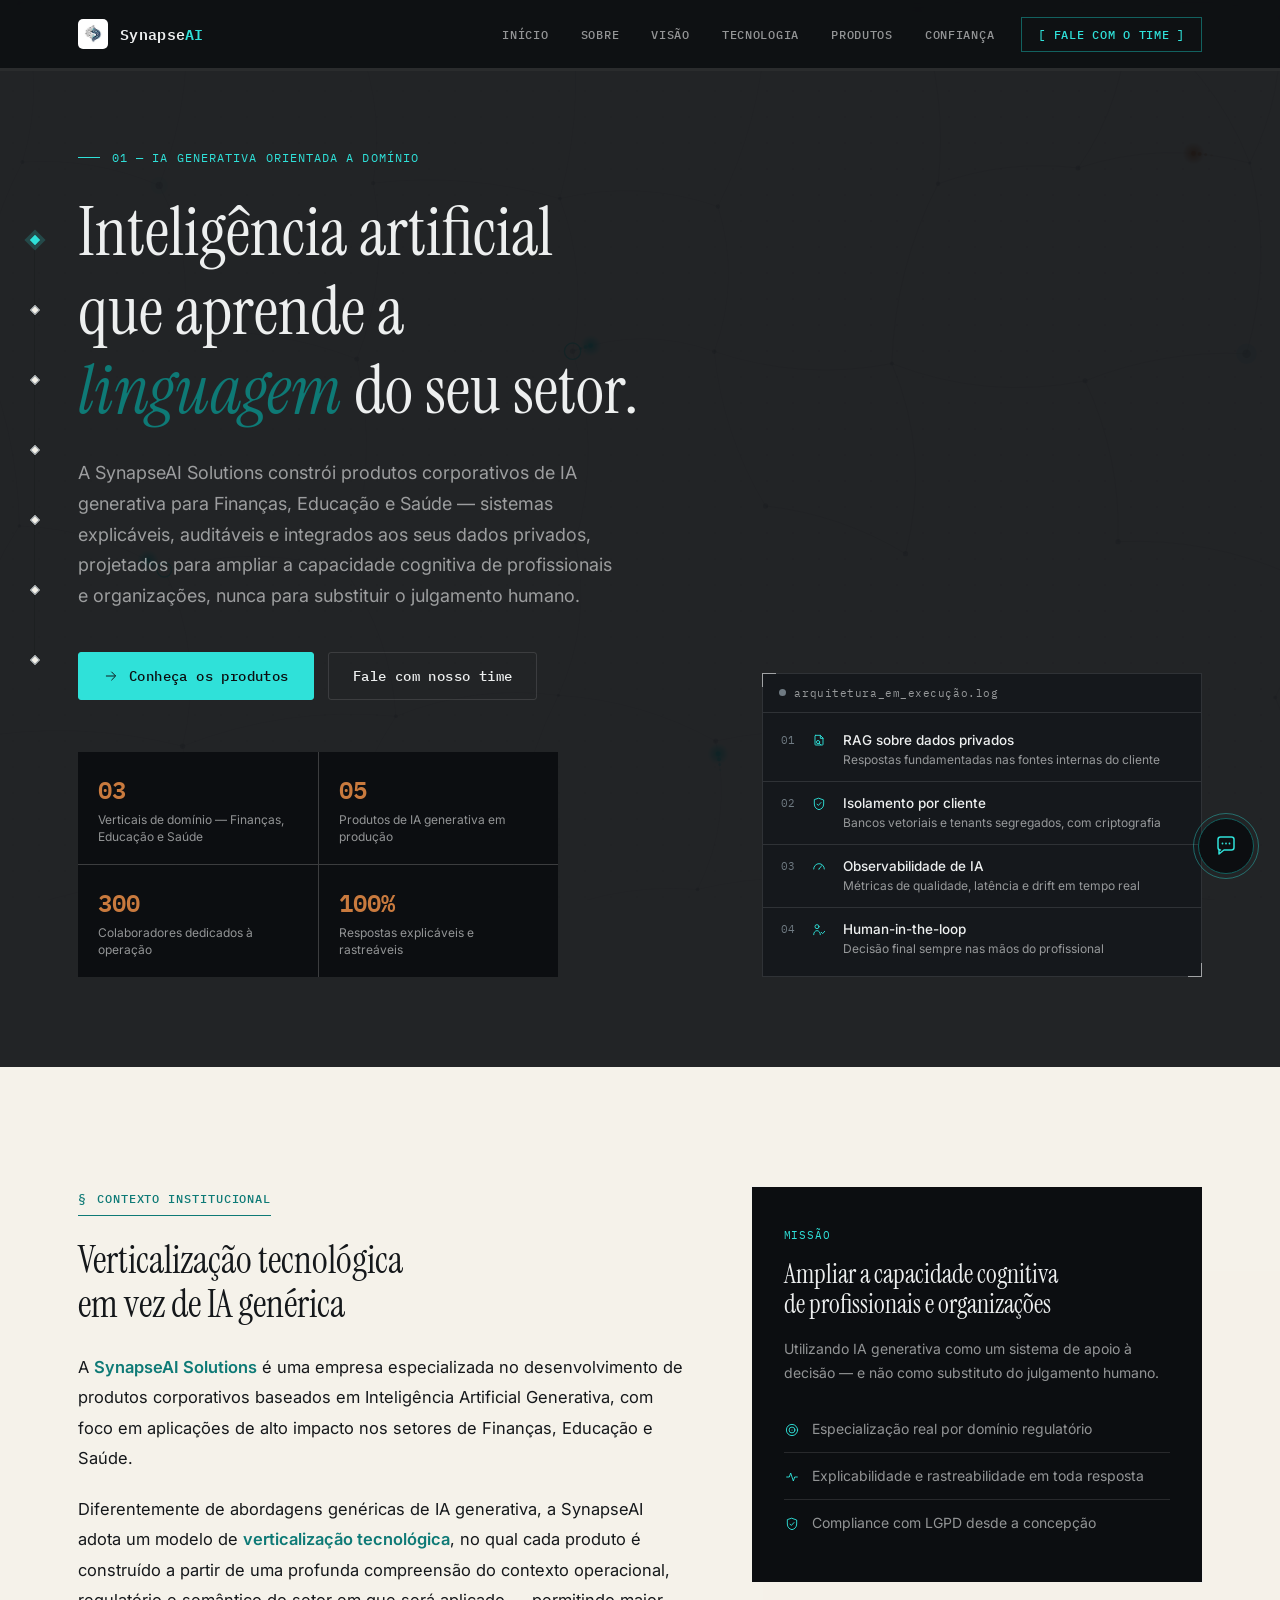
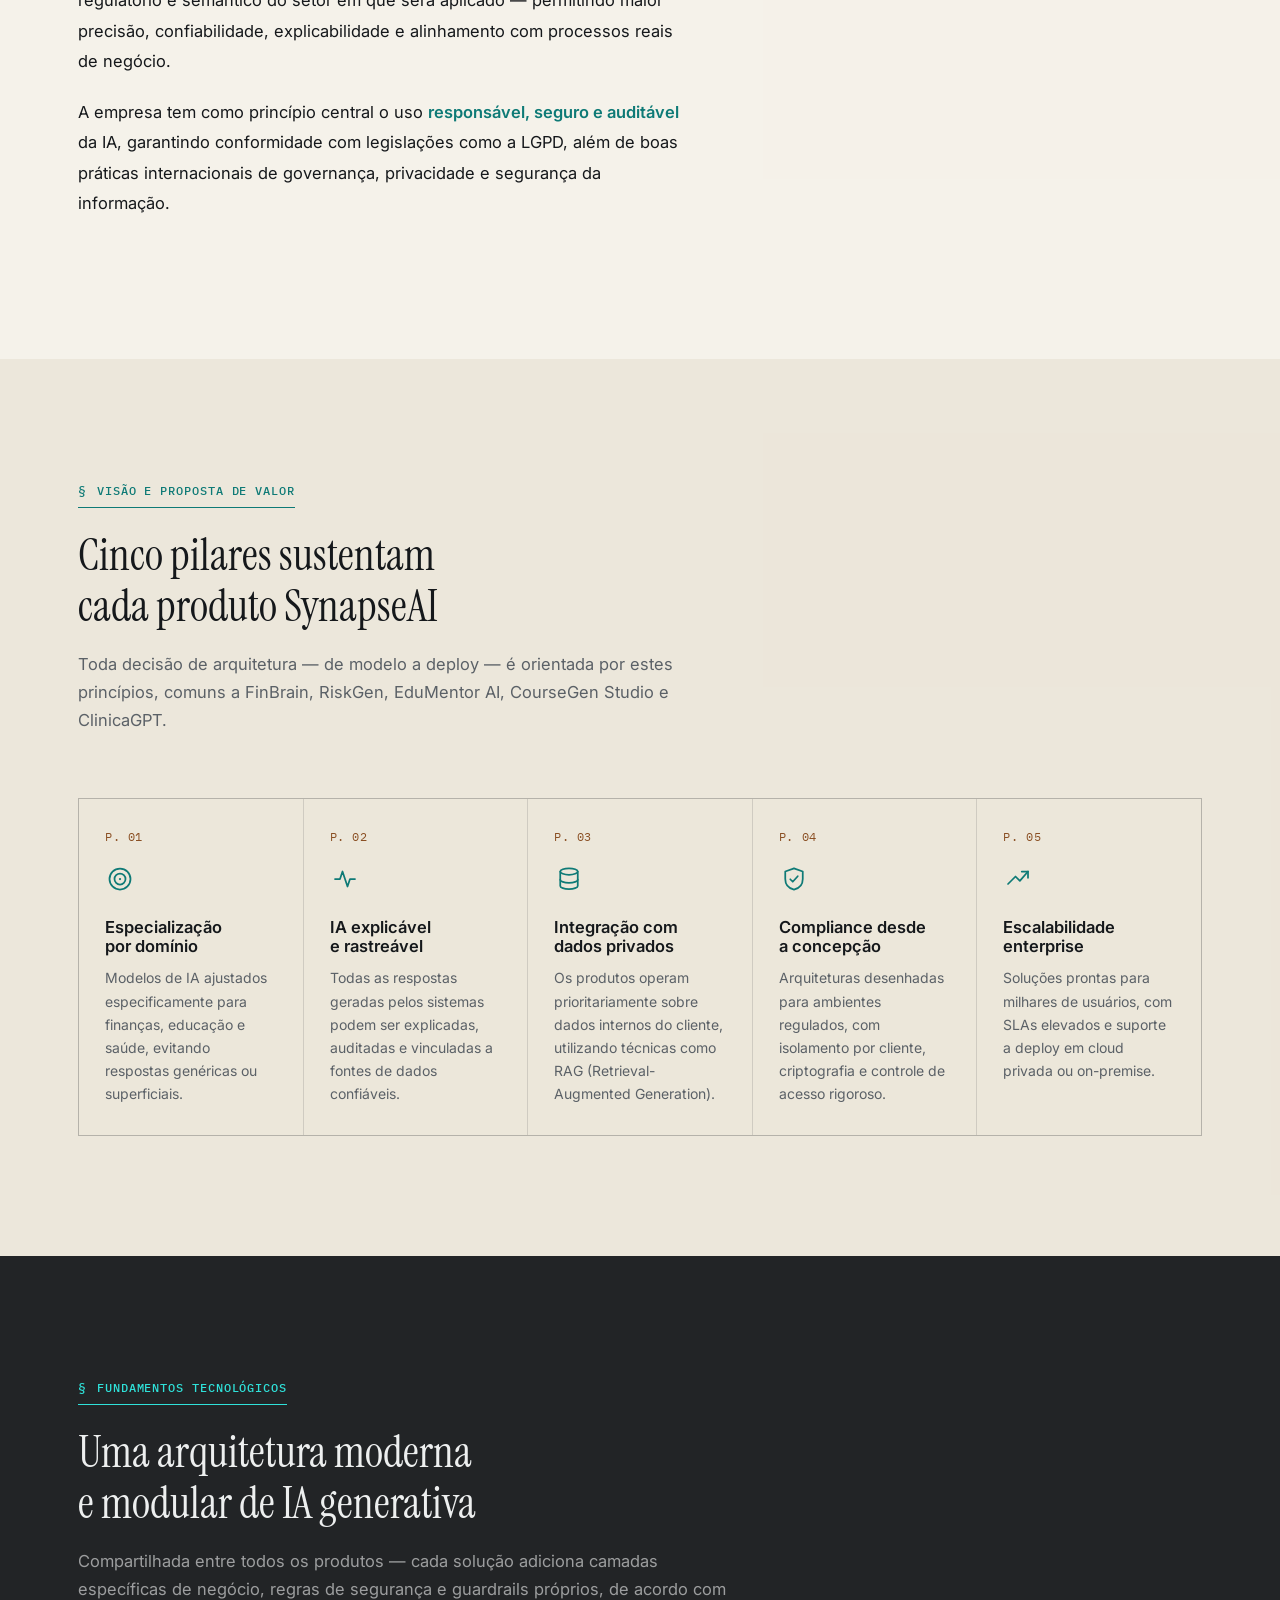
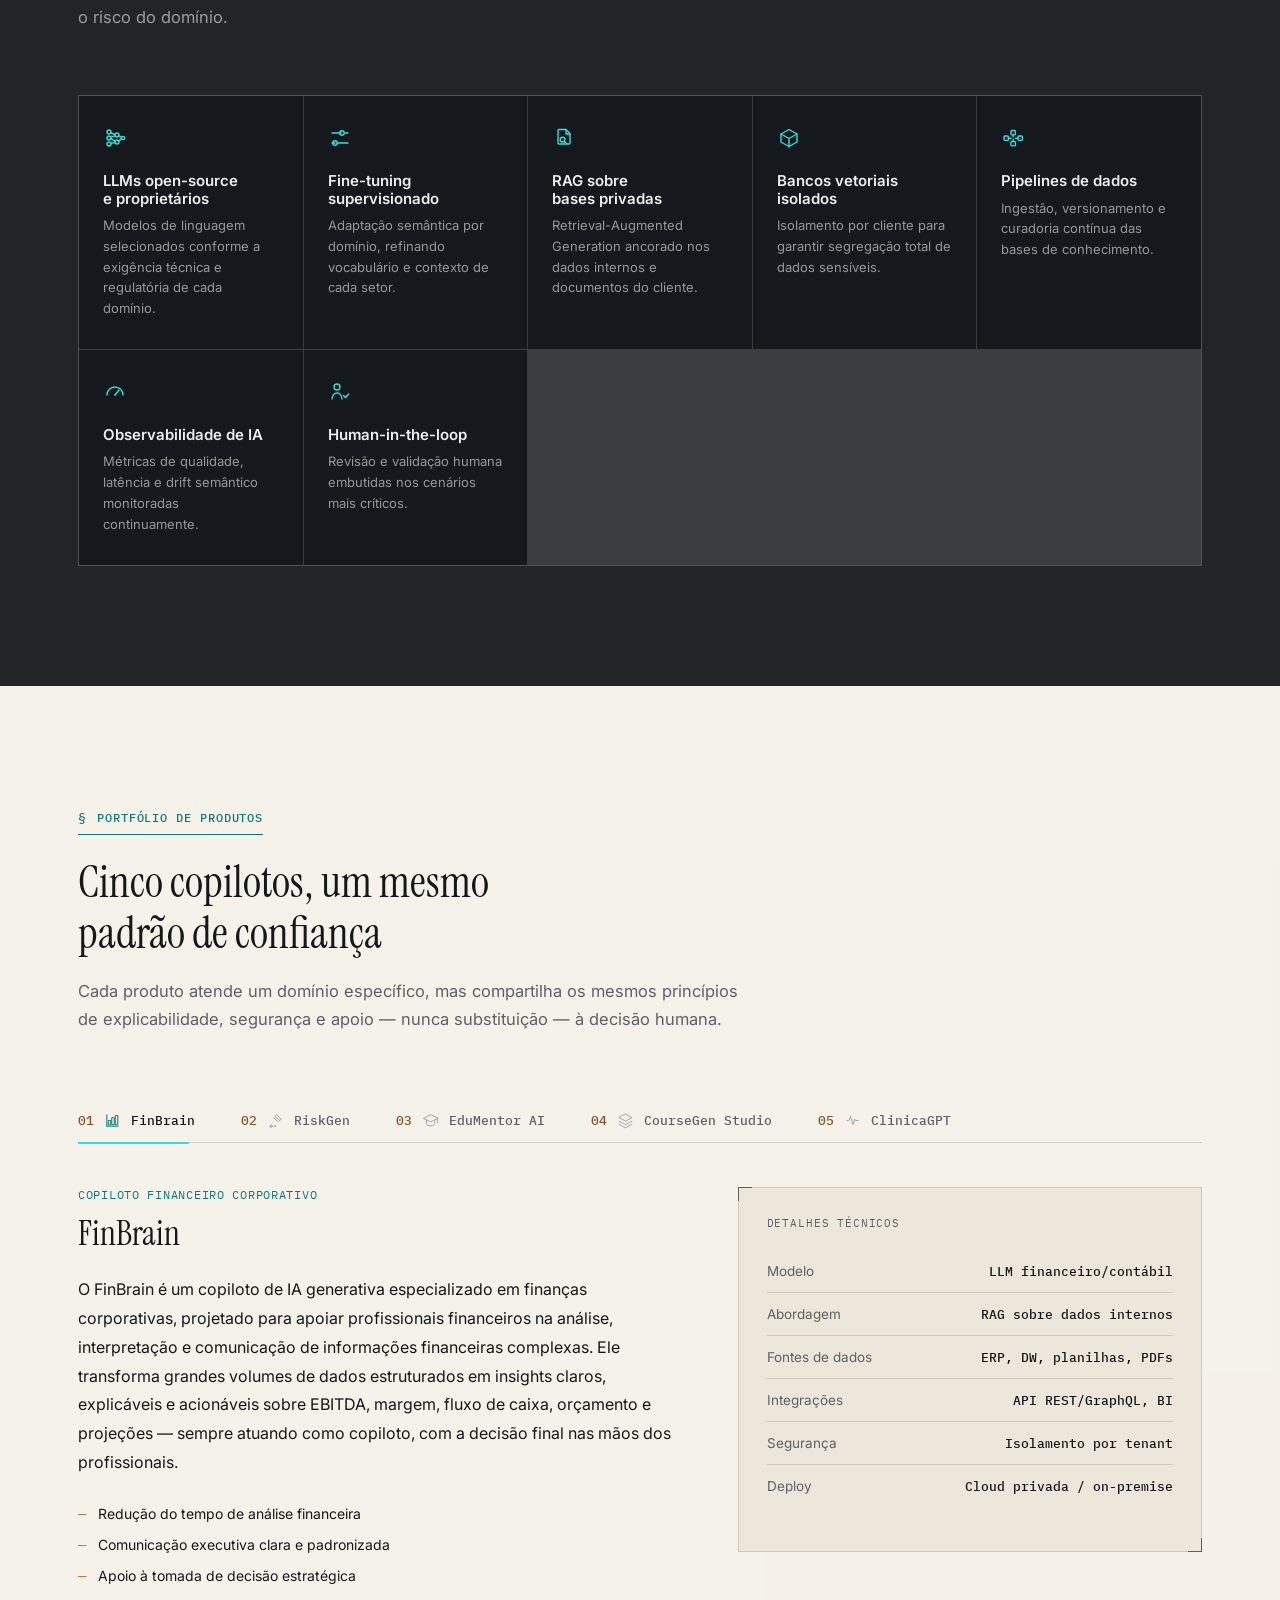
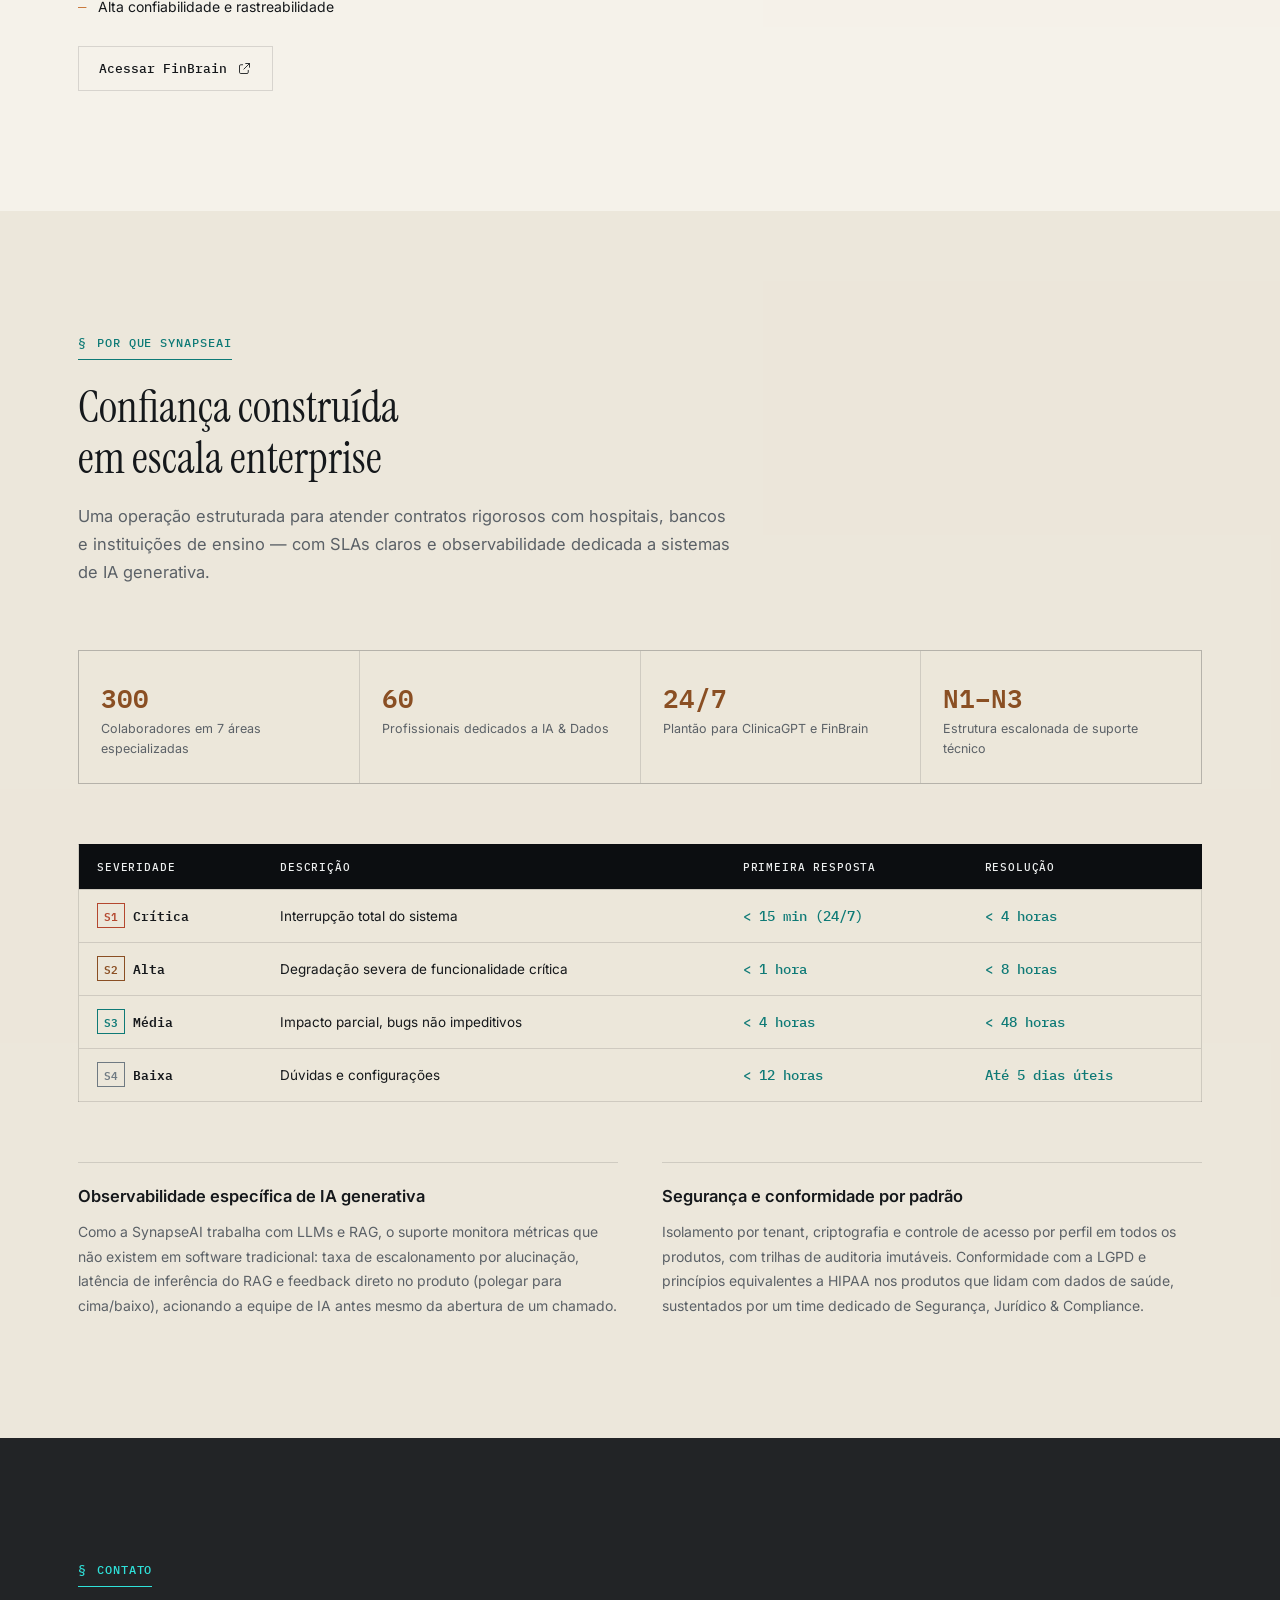
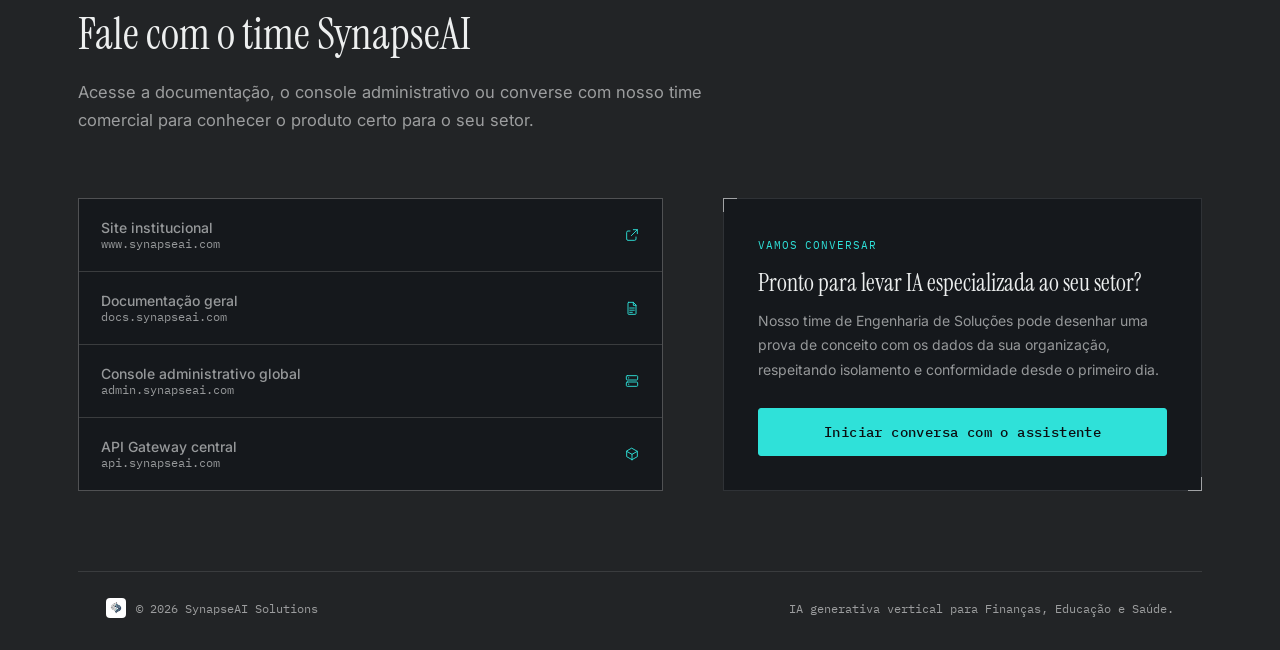
<file: index.html>
<!DOCTYPE html>
<html lang="pt-BR">
<head>
<meta charset="UTF-8">
<meta name="viewport" content="width=device-width, initial-scale=1.0">
<title>SynapseAI Solutions — IA Generativa Vertical para Finanças, Saúde e Educação</title>
<meta name="description" content="A SynapseAI Solutions constrói produtos de IA generativa orientados a domínio para Finanças, Educação e Saúde: FinBrain, RiskGen, EduMentor AI, CourseGen Studio e ClinicaGPT.">
<link rel="icon" href="[data-uri]">
<link rel="preconnect" href="https://fonts.googleapis.com">
<link rel="preconnect" href="https://fonts.gstatic.com" crossorigin>
<link href="https://fonts.googleapis.com/css2?family=Instrument+Serif:ital@0;1&family=Inter:wght@400;500;600;700&family=IBM+Plex+Mono:wght@400;500;600&display=swap" rel="stylesheet">
<style>
  :root{
    /* ---- base surfaces ---- */
    --ink:#0C0E11;
    --ink-soft:#15181C;
    --ink-raised:#1D2126;
    --ink-line:rgba(233,236,238,.12);
    --paper:#F5F2EA;
    --paper-dim:#ECE7DA;
    --paper-line:rgba(12,14,17,.13);
    --surface-dark:rgba(12,14,17,.90);
    --surface-light:rgba(245,242,234,.96);
    --surface-light-dim:rgba(236,231,218,.96);

    /* ---- accents ---- */
    --signal:#2FE1D9;
    --signal-ink:#0E7A76;
    --signal-dim:#12615F;
    --copper:#C97A3E;
    --copper-ink:#8A4F23;
    --stone:#6F7A82;
    --stone-soft:#9CA6AC;

    /* ---- text ---- */
    --text-ink:#15181B;
    --text-muted:#5B6167;
    --text-on-dark:#EDEFEF;
    --text-on-dark-muted:rgba(237,239,239,.60);

    --radius:3px;
    --radius-md:6px;
    --ease:cubic-bezier(.22,.7,.2,1);
  }

  *,*::before,*::after{box-sizing:border-box;}
  html{scroll-behavior:smooth;}
  @media (prefers-reduced-motion:reduce){
    html{scroll-behavior:auto;}
    *,*::before,*::after{animation-duration:.001ms !important;animation-iteration-count:1 !important;transition-duration:.001ms !important;scroll-behavior:auto !important;}
  }
  body{
    margin:0;
    font-family:'Inter',system-ui,sans-serif;
    color:var(--text-ink);
    background:var(--paper);
    -webkit-font-smoothing:antialiased;
    text-rendering:optimizeLegibility;
    font-synthesis:none;
    overflow-x:hidden;
  }
  h1,h2,h3,h4{
    font-family:'Instrument Serif',Georgia,serif;
    font-weight:400;
    font-stretch:100%;
    color:var(--text-ink);
    line-height:1.16;
    letter-spacing:0;
    margin:0;
    max-width:26ch;
    text-wrap:balance;
  }
  h3,h4{max-width:none;}
  em{font-style:italic;color:var(--signal-ink);}
  p{margin:0;}
  a{color:inherit;text-decoration:none;}
  ul{margin:0;padding:0;list-style:none;}
  img{max-width:100%;display:block;}
  button{font-family:inherit;cursor:pointer;background:none;border:none;color:inherit;}
  .mono{font-family:'IBM Plex Mono',monospace;}
  :focus-visible{outline:2px solid var(--signal);outline-offset:3px;}

  .wrap{max-width:1180px;margin:0 auto;padding:0 28px;position:relative;}
  section{position:relative;padding:120px 0;}
  section > .wrap{z-index:2;}

  .tag{
    display:inline-flex;align-items:center;gap:10px;
    font-family:'IBM Plex Mono',monospace;
    font-size:11.5px;letter-spacing:.08em;text-transform:uppercase;
    color:var(--signal-ink);font-weight:500;
    margin-bottom:22px;padding-bottom:8px;
    border-bottom:1px solid currentColor;
  }
  .tag::before{content:'§';font-size:13px;}
  .on-dark .tag{color:var(--signal);}

  .section-head{max-width:660px;margin-bottom:64px;}
  .section-head h2{font-size:clamp(30px,4vw,44px);}
  .section-head .lede{margin-top:18px;font-size:16.5px;line-height:1.7;color:var(--text-muted);font-family:'Inter';}
  .on-dark .section-head .lede{color:var(--text-on-dark-muted);}

  .icon{width:20px;height:20px;stroke:currentColor;fill:none;stroke-width:1.4;stroke-linecap:round;stroke-linejoin:round;flex-shrink:0;}

  /* ============ GLOBAL NEURAL FIELD (fixed background, whole site) ============ */
  #neural-field{
    position:fixed;inset:0;width:100vw;height:100vh;z-index:0;pointer-events:none;
  }
  body::before{
    content:'';position:fixed;inset:0;z-index:0;pointer-events:none;
    background-image:radial-gradient(rgba(12,14,17,.10) 1px, transparent 1px);
    background-size:26px 26px;
    opacity:.5;
  }

  /* ============ CORNER-BRACKET MOTIF ============ */
  .bracketed{position:relative;}
  .bracketed::before,.bracketed::after{
    content:'';position:absolute;width:14px;height:14px;
    border-color:var(--stone-soft);opacity:.6;transition:opacity .25s var(--ease), border-color .25s var(--ease);
  }
  .bracketed::before{top:-1px;left:-1px;border-top:1.5px solid;border-left:1.5px solid;}
  .bracketed::after{bottom:-1px;right:-1px;border-bottom:1.5px solid;border-right:1.5px solid;}
  .bracketed:hover::before,.bracketed:hover::after{opacity:1;border-color:var(--signal);}

  /* ============ NAVBAR ============ */
  header.site-nav{
    position:fixed;top:0;left:0;right:0;z-index:200;
    background:rgba(12,14,17,.86);
    backdrop-filter:blur(10px);
    border-bottom:1px solid var(--ink-line);
  }
  .nav-inner{
    max-width:1180px;margin:0 auto;padding:0 28px;
    height:68px;display:flex;align-items:center;justify-content:space-between;
  }
  .brand{display:flex;align-items:center;gap:12px;color:var(--text-on-dark);}
  .brand img{width:30px;height:30px;border-radius:5px;filter:saturate(1.05);}
  .brand-word{font-family:'IBM Plex Mono',monospace;font-weight:600;font-size:15px;letter-spacing:.02em;}
  .brand-word span{color:var(--signal);}
  nav.primary-links{display:flex;align-items:center;gap:2px;}
  nav.primary-links a{
    color:var(--text-on-dark-muted);font-family:'IBM Plex Mono',monospace;
    font-size:12px;letter-spacing:.06em;text-transform:uppercase;font-weight:500;
    padding:10px 15px;position:relative;transition:color .2s;
  }
  nav.primary-links a.nav-link::after{
    content:'';position:absolute;left:15px;right:15px;bottom:6px;height:1px;
    background:var(--signal);transform:scaleX(0);transform-origin:left;transition:transform .25s var(--ease);
  }
  nav.primary-links a.nav-link:hover{color:var(--text-on-dark);}
  nav.primary-links a.nav-link:hover::after{transform:scaleX(1);}
  .nav-cta{
    display:inline-flex;align-items:center;gap:8px;
    color:var(--signal) !important;border:1px solid var(--signal-dim);
    padding:9px 16px !important;margin-left:10px;
    transition:background .2s,color .2s;
  }
  .nav-cta:hover{background:var(--signal);color:var(--ink) !important;}
  .nav-toggle{display:none;padding:6px;color:var(--text-on-dark);}
  .nav-toggle .icon{width:24px;height:24px;}

  .mobile-progress{height:2px;width:100%;background:var(--ink-line);position:relative;overflow:hidden;}
  .mobile-progress i{position:absolute;left:0;top:0;bottom:0;width:0%;background:var(--signal);transition:width .1s linear;}

  @media (max-width:900px){
    nav.primary-links{
      position:fixed;top:69px;left:0;right:0;bottom:0;background:var(--ink);
      flex-direction:column;align-items:stretch;gap:0;padding:14px;
      transform:translateX(100%);transition:transform .35s var(--ease);overflow-y:auto;
    }
    nav.primary-links.open{transform:translateX(0);}
    nav.primary-links a{padding:18px 12px;font-size:14px;border-bottom:1px solid var(--ink-line);}
    nav.primary-links a.nav-link::after{display:none;}
    .nav-cta{margin-top:10px;justify-content:center;}
    .nav-toggle{display:inline-flex;}
  }

  /* ============ SYNAPSE INDEX RAIL (signature scroll device) ============ */
  .synapse-rail{
    position:fixed;left:34px;top:50%;transform:translateY(-50%);
    z-index:150;display:flex;flex-direction:column;align-items:center;
    height:min(50vh,420px);
  }
  .synapse-rail .track{position:relative;width:1px;flex:1;background:rgba(12,14,17,.16);}
  .synapse-rail .signal{position:absolute;top:0;left:0;width:100%;height:0%;background:var(--signal);transition:height .05s linear;}
  .synapse-rail .nodes{position:absolute;inset:0;}
  .rail-node{
    position:absolute;left:50%;transform:translate(-50%,-50%) rotate(45deg);
    width:7px;height:7px;background:var(--paper);border:1.4px solid var(--stone-soft);
    transition:background .3s,border-color .3s,box-shadow .3s;cursor:pointer;
  }
  .rail-node.active{background:var(--signal);border-color:var(--signal);box-shadow:0 0 0 4px rgba(47,225,217,.2);}
  .rail-label{
    position:absolute;left:20px;top:50%;transform:translateY(-50%);
    white-space:nowrap;font-family:'IBM Plex Mono',monospace;font-size:10.5px;letter-spacing:.05em;
    color:var(--text-muted);opacity:0;transition:opacity .2s;pointer-events:none;text-transform:uppercase;
  }
  .rail-node:hover + .rail-label,.rail-node.active + .rail-label{opacity:1;}
  @media (max-width:1240px){.synapse-rail{display:none;}}

  /* ============ HERO ============ */
  .hero{
    min-height:100svh;display:flex;align-items:center;
    padding:150px 0 90px;background:var(--surface-dark);color:var(--text-on-dark);
  }
  .hero-inner{display:grid;grid-template-columns:1.2fr .85fr;gap:64px;align-items:end;}
  .hero-kicker{
    font-family:'IBM Plex Mono',monospace;font-size:12px;letter-spacing:.09em;text-transform:uppercase;
    color:var(--signal);margin-bottom:28px;display:flex;align-items:center;gap:12px;
  }
  .hero-kicker::before{content:'';width:22px;height:1px;background:var(--signal);}
  .hero h1{font-size:clamp(38px,5.6vw,68px);color:var(--text-on-dark);font-weight:400;}
  .hero .sub{margin-top:28px;font-size:18px;line-height:1.72;color:var(--text-on-dark-muted);max-width:540px;font-family:'Inter';}
  .hero .ctas{margin-top:40px;display:flex;gap:14px;flex-wrap:wrap;}

  .btn{
    display:inline-flex;align-items:center;gap:10px;
    padding:14px 24px;border-radius:var(--radius);font-weight:500;font-size:13.5px;
    font-family:'IBM Plex Mono',monospace;letter-spacing:.03em;
    transition:background .2s var(--ease),color .2s var(--ease),border-color .2s;
    border:1px solid transparent;white-space:nowrap;
  }
  .btn-primary{background:var(--signal);color:var(--ink);border-color:var(--signal);}
  .btn-primary:hover{background:transparent;color:var(--signal);}
  .btn-ghost{background:transparent;color:var(--text-on-dark);border-color:var(--ink-line);}
  .btn-ghost:hover{border-color:var(--signal);color:var(--signal);}
  .btn-dark{background:var(--ink);color:var(--text-on-dark);border-color:var(--ink);}
  .btn-dark:hover{background:transparent;color:var(--ink);border-color:var(--ink);}

  .hero-stats{display:grid;grid-template-columns:1fr 1fr;gap:1px;margin-top:52px;max-width:480px;background:var(--ink-line);}
  .hero-stats .stat{background:var(--ink);padding:18px 20px;}
  .hero-stats .stat b{display:block;font-family:'IBM Plex Mono',monospace;font-size:24px;color:var(--copper);font-weight:600;}
  .hero-stats .stat span{font-size:12px;color:var(--text-on-dark-muted);line-height:1.4;display:block;margin-top:4px;}

  .hero-console{
    background:var(--ink-soft);border:1px solid var(--ink-line);padding:0;
  }
  .console-head{
    display:flex;align-items:center;gap:8px;padding:12px 16px;border-bottom:1px solid var(--ink-line);
    font-family:'IBM Plex Mono',monospace;font-size:11px;color:var(--text-on-dark-muted);letter-spacing:.05em;
  }
  .console-head i{width:7px;height:7px;border-radius:50%;background:var(--stone);}
  .console-body{padding:6px 0;}
  .console-line{
    display:flex;gap:16px;padding:13px 18px;border-bottom:1px solid var(--ink-line);
  }
  .console-line:last-child{border-bottom:0;}
  .console-line .ln{font-family:'IBM Plex Mono',monospace;font-size:11px;color:var(--stone);flex-shrink:0;padding-top:1px;}
  .console-line .icon{color:var(--signal);width:16px;height:16px;margin-top:1px;}
  .console-line b{display:block;color:var(--text-on-dark);font-size:13.5px;font-weight:500;}
  .console-line span{font-size:12px;color:var(--text-on-dark-muted);font-family:'Inter';}

  @media (max-width:940px){
    .hero-inner{grid-template-columns:1fr;align-items:start;}
    .hero{padding-top:120px;}
  }

  /* ============ SOBRE ============ */
  #sobre{background:var(--surface-light);}
  .about-grid{display:grid;grid-template-columns:1.15fr .85fr;gap:64px;align-items:start;}
  .about-grid p{font-size:16.5px;line-height:1.85;color:var(--text-ink);margin-bottom:20px;font-family:'Inter';}
  .about-grid p strong{font-weight:600;color:var(--signal-ink);}
  .about-side{background:var(--ink);color:var(--text-on-dark);padding:36px 32px;position:relative;}
  .about-side .mono{font-size:11px;letter-spacing:.08em;text-transform:uppercase;color:var(--signal);}
  .about-side h3{color:var(--text-on-dark);font-size:26px;margin:16px 0 18px;font-weight:400;}
  .about-side ul li{display:flex;gap:12px;padding:14px 0;border-top:1px solid var(--ink-line);font-size:14px;color:var(--text-on-dark-muted);align-items:flex-start;}
  .about-side ul li:first-child{border-top:0;}
  .about-side ul li .icon{color:var(--signal);margin-top:2px;width:16px;height:16px;}
  @media (max-width:900px){.about-grid{grid-template-columns:1fr;gap:40px;}}

  /* ============ PILARES ============ */
  #visao{background:var(--surface-light-dim);}
  .pillars{display:grid;grid-template-columns:repeat(auto-fit,minmax(220px,1fr));gap:1px;background:var(--paper-line);border:1px solid var(--paper-line);}
  .pillar-card{background:var(--paper-dim);padding:30px 26px;position:relative;transition:background .25s;}
  .pillar-card:hover{background:var(--paper);}
  .pillar-num{font-family:'IBM Plex Mono',monospace;font-size:11.5px;color:var(--copper-ink);margin-bottom:20px;letter-spacing:.05em;}
  .pillar-icon{width:30px;height:30px;color:var(--signal-ink);margin-bottom:20px;}
  .pillar-card h4{font-family:'Inter';font-size:16.5px;font-weight:600;margin-bottom:10px;color:var(--text-ink);}
  .pillar-card p{font-size:14px;line-height:1.65;color:var(--text-muted);font-family:'Inter';}

  /* ============ TECNOLOGIA ============ */
  #tecnologia{background:var(--surface-dark);color:var(--text-on-dark);}
  #tecnologia .section-head h2{color:var(--text-on-dark);}
  .tech-grid{display:grid;grid-template-columns:repeat(auto-fit,minmax(210px,1fr));gap:1px;background:var(--ink-line);border:1px solid var(--ink-line);}
  .tech-item{background:var(--ink-soft);padding:30px 24px;transition:background .25s;}
  .tech-item:hover{background:var(--ink-raised);}
  .tech-item .icon{color:var(--signal);margin-bottom:18px;width:24px;height:24px;}
  .tech-item h4{font-family:'Inter';color:var(--text-on-dark);font-size:15px;font-weight:600;margin-bottom:8px;}
  .tech-item p{font-size:13px;color:var(--text-on-dark-muted);line-height:1.6;font-family:'Inter';}

  /* ============ PRODUTOS ============ */
  #produtos{background:var(--surface-light);}
  .product-index{display:flex;gap:0;flex-wrap:wrap;margin-bottom:44px;border-bottom:1px solid var(--paper-line);}
  .product-tab{
    display:flex;align-items:center;gap:10px;font-family:'IBM Plex Mono',monospace;
    padding:14px 20px 14px 0;margin-right:26px;font-size:13px;font-weight:500;color:var(--text-muted);
    position:relative;top:1px;transition:color .2s;
  }
  .product-tab .idx{color:var(--copper-ink);}
  .product-tab .icon{width:17px;height:17px;color:var(--stone-soft);transition:color .2s;}
  .product-tab:hover{color:var(--text-ink);}
  .product-tab.active{color:var(--text-ink);}
  .product-tab.active .icon{color:var(--signal-ink);}
  .product-tab.active::after{content:'';position:absolute;left:0;right:26px;bottom:-1px;height:2px;background:var(--signal);}

  .product-panel{display:none;}
  .product-panel.active{display:block;animation:fadein .3s var(--ease);}
  @keyframes fadein{from{opacity:0;transform:translateY(8px);}to{opacity:1;transform:translateY(0);}}

  .product-layout{display:grid;grid-template-columns:1.3fr 1fr;gap:56px;align-items:start;}
  .product-head{margin-bottom:22px;}
  .product-head .tagline{font-family:'IBM Plex Mono',monospace;font-size:12px;letter-spacing:.06em;text-transform:uppercase;color:var(--signal-ink);margin-bottom:12px;}
  .product-head h3{font-size:34px;font-weight:400;}
  .product-desc{font-size:16px;line-height:1.8;color:var(--text-ink);margin-bottom:28px;font-family:'Inter';}
  .diff-list{display:grid;gap:13px;margin-bottom:30px;}
  .diff-list li{display:flex;gap:12px;align-items:flex-start;font-size:14px;color:var(--text-ink);font-family:'Inter';}
  .diff-list li::before{content:'—';color:var(--copper);font-family:'IBM Plex Mono',monospace;flex-shrink:0;}
  .product-link{
    display:inline-flex;align-items:center;gap:10px;font-family:'IBM Plex Mono',monospace;
    color:var(--text-ink);padding:13px 20px;border:1px solid var(--paper-line);font-weight:500;font-size:13px;
    transition:background .2s,border-color .2s,color .2s;
  }
  .product-link:hover{background:var(--ink);color:var(--text-on-dark);border-color:var(--ink);}
  .product-link .icon{width:15px;height:15px;}

  .tech-card{background:var(--paper-dim);border:1px solid var(--paper-line);padding:28px;}
  .tech-card .mono-label{font-family:'IBM Plex Mono',monospace;font-size:10.5px;letter-spacing:.08em;text-transform:uppercase;color:var(--text-muted);margin-bottom:20px;}
  .spec-row{display:flex;justify-content:space-between;gap:16px;padding:13px 0;border-top:1px solid var(--paper-line);font-size:13.5px;}
  .spec-row:first-of-type{border-top:0;}
  .spec-row dt{color:var(--text-muted);flex-shrink:0;width:38%;font-family:'Inter';}
  .spec-row dd{margin:0;color:var(--text-ink);font-weight:500;text-align:right;font-family:'IBM Plex Mono',monospace;font-size:12.5px;}

  @media (max-width:900px){.product-layout{grid-template-columns:1fr;}}

  /* ============ CONFIANÇA ============ */
  #confianca{background:var(--surface-light-dim);}
  .trust-grid{display:grid;grid-template-columns:repeat(4,1fr);gap:1px;margin-bottom:60px;background:var(--paper-line);border:1px solid var(--paper-line);}
  .trust-stat{background:var(--paper-dim);padding:26px 22px;}
  .trust-stat b{display:block;font-family:'IBM Plex Mono',monospace;font-size:26px;color:var(--copper-ink);font-weight:600;}
  .trust-stat span{font-size:12.5px;color:var(--text-muted);}
  @media (max-width:900px){.trust-grid{grid-template-columns:repeat(2,1fr);}}

  .sla-table{width:100%;border-collapse:collapse;background:var(--paper-dim);border:1px solid var(--paper-line);}
  .sla-table th,.sla-table td{padding:15px 18px;text-align:left;font-size:13.5px;}
  .sla-table thead th{background:var(--ink);color:var(--text-on-dark);font-weight:500;font-family:'IBM Plex Mono',monospace;font-size:10.5px;letter-spacing:.08em;text-transform:uppercase;}
  .sla-table tbody tr{border-top:1px solid var(--paper-line);}
  .sla-table tbody td:first-child{font-weight:600;color:var(--text-ink);font-family:'IBM Plex Mono',monospace;font-size:12.5px;}
  .sla-table td.mono{color:var(--signal-ink);font-family:'IBM Plex Mono',monospace;font-weight:500;}
  .sev-tag{font-family:'IBM Plex Mono',monospace;font-size:10.5px;padding:2px 6px;margin-right:8px;border:1px solid currentColor;}
  .sev-1{color:#B4472E;}.sev-2{color:var(--copper-ink);}.sev-3{color:var(--signal-ink);}.sev-4{color:var(--stone);}

  .trust-columns{display:grid;grid-template-columns:1fr 1fr;gap:44px;margin-top:60px;}
  .trust-col{border-top:1px solid var(--paper-line);padding-top:24px;}
  .trust-col h4{font-family:'Inter';font-size:16.5px;margin-bottom:14px;color:var(--text-ink);font-weight:600;}
  .trust-col p{font-size:14px;line-height:1.75;color:var(--text-muted);font-family:'Inter';}
  @media (max-width:900px){.trust-columns{grid-template-columns:1fr;}}

  /* ============ CONTATO / FOOTER ============ */
  #contato{background:var(--surface-dark);color:var(--text-on-dark);padding-bottom:0;}
  #contato .section-head h2{color:var(--text-on-dark);}
  .contact-panel{display:grid;grid-template-columns:1.1fr .9fr;gap:60px;padding-bottom:80px;border-bottom:1px solid var(--ink-line);}
  .contact-links{display:grid;gap:1px;background:var(--ink-line);border:1px solid var(--ink-line);}
  .contact-links a{
    display:flex;align-items:center;justify-content:space-between;background:var(--ink-soft);
    padding:20px 22px;transition:background .2s;
  }
  .contact-links a:hover{background:var(--ink-raised);}
  .contact-links a b{font-weight:500;font-size:14px;display:block;font-family:'Inter';}
  .contact-links a span{font-family:'IBM Plex Mono',monospace;font-size:12px;color:var(--text-on-dark-muted);}
  .contact-links a .icon{width:16px;height:16px;color:var(--signal);}

  .cta-block{background:var(--ink-soft);border:1px solid var(--ink-line);padding:34px;}
  .cta-block .mono{color:var(--signal);font-size:11px;letter-spacing:.08em;text-transform:uppercase;}
  .cta-block h3{color:var(--text-on-dark);font-size:24px;margin:16px 0 12px;font-weight:400;}
  .cta-block p{color:var(--text-on-dark-muted);font-size:14px;line-height:1.75;margin-bottom:26px;font-family:'Inter';}

  .footer-bottom{
    max-width:1180px;margin:0 auto;padding:26px 28px 32px;
    display:flex;justify-content:space-between;align-items:center;flex-wrap:wrap;gap:12px;
    font-size:12px;color:var(--text-on-dark-muted);font-family:'IBM Plex Mono',monospace;
  }
  .footer-brand{display:flex;align-items:center;gap:10px;}
  .footer-brand img{width:20px;height:20px;border-radius:4px;}

  /* ============ AGENT WIDGET ============ */
  .agent-launcher{
    position:fixed;right:26px;bottom:26px;z-index:300;
    width:56px;height:56px;border-radius:50%;
    background:var(--ink);border:1px solid var(--signal-dim);
    display:flex;align-items:center;justify-content:center;color:var(--signal);
    transition:background .2s,transform .2s var(--ease);
  }
  .agent-launcher::before{
    content:'';position:absolute;inset:-6px;border-radius:50%;border:1px solid rgba(47,225,217,.4);
    animation:agent-pulse 2.8s ease-out infinite;
  }
  @keyframes agent-pulse{0%{transform:scale(.85);opacity:.9;}80%{transform:scale(1.3);opacity:0;}100%{opacity:0;}}
  .agent-launcher:hover{background:var(--ink-raised);transform:scale(1.05);}
  .agent-launcher .icon{width:24px;height:24px;stroke-width:1.5;}
  .agent-launcher .icon.close-icon{display:none;}
  .agent-launcher.open .icon.chat-icon{display:none;}
  .agent-launcher.open .icon.close-icon{display:block;}

  .agent-panel{
    position:fixed;right:26px;bottom:96px;z-index:299;
    width:370px;max-width:calc(100vw - 40px);height:500px;max-height:calc(100vh - 150px);
    background:var(--paper);border:1px solid var(--paper-line);
    box-shadow:0 24px 60px rgba(12,14,17,.28);
    display:flex;flex-direction:column;overflow:hidden;
    transform:translateY(14px);opacity:0;pointer-events:none;
    transition:transform .26s var(--ease),opacity .2s var(--ease);
  }
  .agent-panel.open{transform:translateY(0);opacity:1;pointer-events:auto;}
  .agent-head{background:var(--ink);color:var(--text-on-dark);padding:16px 18px;display:flex;align-items:center;gap:12px;}
  .agent-head .dot{width:7px;height:7px;border-radius:50%;background:var(--signal);box-shadow:0 0 0 3px rgba(47,225,217,.25);}
  .agent-head b{font-family:'IBM Plex Mono',monospace;font-size:13px;display:block;font-weight:500;}
  .agent-head span{font-size:10.5px;color:var(--text-on-dark-muted);font-family:'IBM Plex Mono',monospace;}
  .agent-body{flex:1;overflow-y:auto;padding:18px;display:flex;flex-direction:column;gap:14px;background:var(--paper-dim);}
  .agent-msg{max-width:84%;padding:12px 14px;font-size:13.5px;line-height:1.55;font-family:'Inter';}
  .agent-msg.bot{background:var(--paper);border:1px solid var(--paper-line);align-self:flex-start;color:var(--text-ink);}
  .agent-msg.user{background:var(--ink);color:var(--text-on-dark);align-self:flex-end;}
  .agent-foot{padding:14px;border-top:1px solid var(--paper-line);display:flex;gap:10px;background:var(--paper);}
  .agent-foot input{
    flex:1;border:1px solid var(--paper-line);padding:11px 13px;font-size:13.5px;font-family:'Inter';color:var(--text-ink);background:var(--paper);
  }
  .agent-foot input:focus{outline:none;border-color:var(--signal);}
  .agent-foot button{
    width:40px;height:40px;flex-shrink:0;background:var(--ink);color:var(--signal);
    display:flex;align-items:center;justify-content:center;transition:background .2s;
  }
  .agent-foot button:hover{background:var(--ink-raised);}
  .agent-foot button .icon{width:17px;height:17px;}

  @media (max-width:480px){
    .agent-panel{right:16px;left:16px;width:auto;bottom:88px;}
    .agent-launcher{right:16px;bottom:16px;}
  }

  .reveal{opacity:0;transform:translateY(16px);transition:opacity .6s var(--ease),transform .6s var(--ease);}
  .reveal.in{opacity:1;transform:translateY(0);}

  @media (max-width:640px){
    section{padding:80px 0;}
    .wrap{padding:0 20px;}
  }
</style>
</head>
<body>

<!-- Fixed neural pulse field — visible behind every section on the site -->
<canvas id="neural-field"></canvas>

<!-- ============ ICON SPRITE ============ -->
<svg style="display:none" aria-hidden="true">
<defs>
  <symbol id="i-target" viewBox="0 0 24 24"><circle cx="12" cy="12" r="8.4"/><circle cx="12" cy="12" r="4.4"/><circle cx="12" cy="12" r=".9" fill="currentColor" stroke="none"/></symbol>
  <symbol id="i-trace" viewBox="0 0 24 24"><path d="M4 12h4l2-6 4 12 2-6h4"/></symbol>
  <symbol id="i-lock-data" viewBox="0 0 24 24"><ellipse cx="12" cy="6" rx="7" ry="2.6"/><path d="M5 6v6.5c0 1.4 3.1 2.6 7 2.6s7-1.2 7-2.6V6"/><path d="M5 12.5v5c0 1.4 3.1 2.6 7 2.6s7-1.2 7-2.6v-5"/></symbol>
  <symbol id="i-shield" viewBox="0 0 24 24"><path d="M12 3.5 19 6v6c0 5-3.2 7.6-7 8.5-3.8-.9-7-3.5-7-8.5V6z"/><path d="M9 12.2l2 2 4-4.4"/></symbol>
  <symbol id="i-scale-up" viewBox="0 0 24 24"><path d="M4 16 10 10l3.5 3.5L20 6"/><path d="M20 11V6h-5"/></symbol>
  <symbol id="i-brain" viewBox="0 0 24 24"><circle cx="6" cy="6" r="2"/><circle cx="6" cy="12" r="2"/><circle cx="6" cy="18" r="2"/><circle cx="14" cy="9" r="2"/><circle cx="14" cy="16" r="2"/><circle cx="20" cy="12" r="1.6"/><path d="M7.7 6.7 12.3 9M7.7 11.3 12.3 9.6M7.7 12.7 12.3 15.4M7.7 17.3 12.3 16.6M15.7 9.7 18.5 11.4M15.7 15.3 18.5 12.6"/></symbol>
  <symbol id="i-sliders" viewBox="0 0 24 24"><path d="M4 7h9M17 7h3M4 17h3M9 17h11"/><circle cx="14" cy="7" r="2.2"/><circle cx="7" cy="17" r="2.2"/></symbol>
  <symbol id="i-search-doc" viewBox="0 0 24 24"><path d="M7 3.5h7l4 4v9.5a1 1 0 0 1-1 1H7a1 1 0 0 1-1-1V4.5a1 1 0 0 1 1-1z"/><path d="M14 3.5V8h4"/><circle cx="10.6" cy="13.6" r="2.4"/><path d="M12.4 15.4 14.5 17.5"/></symbol>
  <symbol id="i-cube" viewBox="0 0 24 24"><path d="M12 3.5 20 8v8l-8 4.5-8-4.5V8z"/><path d="M4 8l8 4.5 8-4.5M12 12.5V21"/></symbol>
  <symbol id="i-pipeline" viewBox="0 0 24 24"><rect x="3" y="10" width="4.4" height="4.4" rx="1"/><rect x="10" y="4.5" width="4.4" height="4.4" rx="1"/><rect x="10" y="15.5" width="4.4" height="4.4" rx="1"/><rect x="17" y="10" width="4.4" height="4.4" rx="1"/><path d="M7.4 12.2h2.6M12.2 8.7v2.1M12.2 15.3v-2.1M14.4 12.2h2.6"/></symbol>
  <symbol id="i-gauge" viewBox="0 0 24 24"><path d="M4 15a8 8 0 1 1 16 0"/><path d="M12 15l4-5"/><path d="M12 15h.01"/></symbol>
  <symbol id="i-human-check" viewBox="0 0 24 24"><circle cx="9" cy="7" r="3"/><path d="M4 19c0-3.6 2.4-6 5-6s5 2.4 5 6"/><path d="M15.5 15.5l2 2 3-3.5"/></symbol>
  <symbol id="i-chart" viewBox="0 0 24 24"><path d="M4 20V4"/><path d="M4 20h16"/><rect x="6.5" y="12" width="3" height="6"/><rect x="11.5" y="8" width="3" height="10"/><rect x="16.5" y="5" width="3" height="13"/></symbol>
  <symbol id="i-gavel" viewBox="0 0 24 24"><path d="M14 4l6 6-2.2 2.2-6-6z"/><path d="M9.8 8.2 15.8 14.2"/><path d="M4 20h9"/><path d="M6.5 17.5 4 20l2.5 2.5"/></symbol>
  <symbol id="i-grad" viewBox="0 0 24 24"><path d="M12 4 2 9l10 5 10-5z"/><path d="M6 11.5v5c0 1.5 2.7 3 6 3s6-1.5 6-3v-5"/><path d="M22 9v6"/></symbol>
  <symbol id="i-layers" viewBox="0 0 24 24"><path d="M12 3l9 5-9 5-9-5z"/><path d="M3 13l9 5 9-5"/><path d="M3 17.5 12 22.5l9-5"/></symbol>
  <symbol id="i-pulse" viewBox="0 0 24 24"><path d="M4 12h3l2-6 4 12 2-8 1.5 2H20"/></symbol>
  <symbol id="i-arrow-right" viewBox="0 0 24 24"><path d="M5 12h13"/><path d="M13 6l6 6-6 6"/></symbol>
  <symbol id="i-external" viewBox="0 0 24 24"><path d="M9 6H6a2 2 0 0 0-2 2v10a2 2 0 0 0 2 2h10a2 2 0 0 0 2-2v-3"/><path d="M14 4h6v6"/><path d="M20 4 11 13"/></symbol>
  <symbol id="i-chat" viewBox="0 0 24 24"><path d="M4 5.5A2.5 2.5 0 0 1 6.5 3h11A2.5 2.5 0 0 1 20 5.5v8A2.5 2.5 0 0 1 17.5 16H10l-5 4v-4H6.5A2.5 2.5 0 0 1 4 13.5z"/><circle cx="8.5" cy="9.5" r=".9" fill="currentColor" stroke="none"/><circle cx="12" cy="9.5" r=".9" fill="currentColor" stroke="none"/><circle cx="15.5" cy="9.5" r=".9" fill="currentColor" stroke="none"/></symbol>
  <symbol id="i-close" viewBox="0 0 24 24"><path d="M6 6l12 12M18 6 6 18"/></symbol>
  <symbol id="i-send" viewBox="0 0 24 24"><path d="M4 12 20 4l-6 16-3-6z"/><path d="M20 4 11 13"/></symbol>
  <symbol id="i-menu" viewBox="0 0 24 24"><path d="M4 7h16M4 12h16M4 17h16"/></symbol>
  <symbol id="i-doc" viewBox="0 0 24 24"><path d="M7 3.5h7l4 4v13a1 1 0 0 1-1 1H7a1 1 0 0 1-1-1v-16a1 1 0 0 1 1-1z"/><path d="M14 3.5V8h4M8.5 12h7M8.5 15.3h7M8.5 18.5h4"/></symbol>
  <symbol id="i-server" viewBox="0 0 24 24"><rect x="3.5" y="4" width="17" height="6.5" rx="1.4"/><rect x="3.5" y="13.5" width="17" height="6.5" rx="1.4"/><circle cx="7" cy="7.2" r=".9" fill="currentColor" stroke="none"/><circle cx="7" cy="16.7" r=".9" fill="currentColor" stroke="none"/></symbol>
</defs>
</svg>

<!-- ============ NAVBAR ============ -->
<header class="site-nav">
  <div class="nav-inner">
    <a href="#top" class="brand">
      <img src="[data-uri]" alt="Logo SynapseAI Solutions">
      <span class="brand-word">Synapse<span>AI</span></span>
    </a>
    <nav class="primary-links" id="primaryLinks">
      <a href="#top" class="nav-link">Início</a>
      <a href="#sobre" class="nav-link">Sobre</a>
      <a href="#visao" class="nav-link">Visão</a>
      <a href="#tecnologia" class="nav-link">Tecnologia</a>
      <a href="#produtos" class="nav-link">Produtos</a>
      <a href="#confianca" class="nav-link">Confiança</a>
      <a href="#contato" class="nav-cta">[ Fale com o time ]</a>
    </nav>
    <button class="nav-toggle" id="navToggle" aria-label="Abrir menu" aria-expanded="false">
      <svg class="icon"><use href="#i-menu"/></svg>
    </button>
  </div>
  <div class="mobile-progress"><i id="mobileProgress"></i></div>
</header>

<!-- ============ SYNAPSE RAIL ============ -->
<div class="synapse-rail" aria-hidden="true">
  <div class="track">
    <div class="signal" id="railSignal"></div>
    <div class="nodes" id="railNodes"></div>
  </div>
</div>

<main id="top">

  <!-- ============ HERO ============ -->
  <section class="hero on-dark" id="hero">
    <div class="wrap hero-inner">
      <div>
        <span class="hero-kicker">01 — IA generativa orientada a domínio</span>
        <h1>Inteligência artificial que aprende a <em>linguagem</em> do seu setor.</h1>
        <p class="sub">A SynapseAI Solutions constrói produtos corporativos de IA generativa para Finanças, Educação e Saúde — sistemas explicáveis, auditáveis e integrados aos seus dados privados, projetados para ampliar a capacidade cognitiva de profissionais e organizações, nunca para substituir o julgamento humano.</p>
        <div class="ctas">
          <a href="#produtos" class="btn btn-primary"><svg class="icon" style="width:16px;height:16px"><use href="#i-arrow-right"/></svg>Conheça os produtos</a>
          <a href="#contato" class="btn btn-ghost">Fale com nosso time</a>
        </div>
        <div class="hero-stats">
          <div class="stat"><b>03</b><span>Verticais de domínio — Finanças, Educação e Saúde</span></div>
          <div class="stat"><b>05</b><span>Produtos de IA generativa em produção</span></div>
          <div class="stat"><b>300</b><span>Colaboradores dedicados à operação</span></div>
          <div class="stat"><b>100%</b><span>Respostas explicáveis e rastreáveis</span></div>
        </div>
      </div>
      <div class="hero-console bracketed">
        <div class="console-head"><i></i>arquitetura_em_execução.log</div>
        <div class="console-body">
          <div class="console-line">
            <span class="ln">01</span>
            <svg class="icon"><use href="#i-search-doc"/></svg>
            <div><b>RAG sobre dados privados</b><span>Respostas fundamentadas nas fontes internas do cliente</span></div>
          </div>
          <div class="console-line">
            <span class="ln">02</span>
            <svg class="icon"><use href="#i-shield"/></svg>
            <div><b>Isolamento por cliente</b><span>Bancos vetoriais e tenants segregados, com criptografia</span></div>
          </div>
          <div class="console-line">
            <span class="ln">03</span>
            <svg class="icon"><use href="#i-gauge"/></svg>
            <div><b>Observabilidade de IA</b><span>Métricas de qualidade, latência e drift em tempo real</span></div>
          </div>
          <div class="console-line">
            <span class="ln">04</span>
            <svg class="icon"><use href="#i-human-check"/></svg>
            <div><b>Human-in-the-loop</b><span>Decisão final sempre nas mãos do profissional</span></div>
          </div>
        </div>
      </div>
    </div>
  </section>

  <!-- ============ SOBRE ============ -->
  <section id="sobre">
    <div class="wrap about-grid reveal">
      <div>
        <span class="tag">Contexto institucional</span>
        <h2 style="font-size:clamp(28px,3.4vw,38px);margin-bottom:26px;">Verticalização tecnológica em vez de IA genérica</h2>
        <p>A <strong>SynapseAI Solutions</strong> é uma empresa especializada no desenvolvimento de produtos corporativos baseados em Inteligência Artificial Generativa, com foco em aplicações de alto impacto nos setores de Finanças, Educação e Saúde.</p>
        <p>Diferentemente de abordagens genéricas de IA generativa, a SynapseAI adota um modelo de <strong>verticalização tecnológica</strong>, no qual cada produto é construído a partir de uma profunda compreensão do contexto operacional, regulatório e semântico do setor em que será aplicado — permitindo maior precisão, confiabilidade, explicabilidade e alinhamento com processos reais de negócio.</p>
        <p>A empresa tem como princípio central o uso <strong>responsável, seguro e auditável</strong> da IA, garantindo conformidade com legislações como a LGPD, além de boas práticas internacionais de governança, privacidade e segurança da informação.</p>
      </div>
      <aside class="about-side bracketed">
        <span class="mono">Missão</span>
        <h3>Ampliar a capacidade cognitiva de profissionais e organizações</h3>
        <p style="color:var(--text-on-dark-muted);font-size:14px;line-height:1.7;font-family:'Inter';">Utilizando IA generativa como um sistema de apoio à decisão — e não como substituto do julgamento humano.</p>
        <ul style="margin-top:22px;">
          <li><svg class="icon"><use href="#i-target"/></svg>Especialização real por domínio regulatório</li>
          <li><svg class="icon"><use href="#i-trace"/></svg>Explicabilidade e rastreabilidade em toda resposta</li>
          <li><svg class="icon"><use href="#i-shield"/></svg>Compliance com LGPD desde a concepção</li>
        </ul>
      </aside>
    </div>
  </section>

  <!-- ============ VISÃO / PILARES ============ -->
  <section id="visao">
    <div class="wrap">
      <div class="section-head reveal">
        <span class="tag">Visão e proposta de valor</span>
        <h2>Cinco pilares sustentam cada produto SynapseAI</h2>
        <p class="lede">Toda decisão de arquitetura — de modelo a deploy — é orientada por estes princípios, comuns a FinBrain, RiskGen, EduMentor AI, CourseGen Studio e ClinicaGPT.</p>
      </div>
      <div class="pillars reveal">
        <article class="pillar-card">
          <div class="pillar-num mono">P. 01</div>
          <svg class="icon pillar-icon"><use href="#i-target"/></svg>
          <h4>Especialização por domínio</h4>
          <p>Modelos de IA ajustados especificamente para finanças, educação e saúde, evitando respostas genéricas ou superficiais.</p>
        </article>
        <article class="pillar-card">
          <div class="pillar-num mono">P. 02</div>
          <svg class="icon pillar-icon"><use href="#i-trace"/></svg>
          <h4>IA explicável e rastreável</h4>
          <p>Todas as respostas geradas pelos sistemas podem ser explicadas, auditadas e vinculadas a fontes de dados confiáveis.</p>
        </article>
        <article class="pillar-card">
          <div class="pillar-num mono">P. 03</div>
          <svg class="icon pillar-icon"><use href="#i-lock-data"/></svg>
          <h4>Integração com dados privados</h4>
          <p>Os produtos operam prioritariamente sobre dados internos do cliente, utilizando técnicas como RAG (Retrieval-Augmented Generation).</p>
        </article>
        <article class="pillar-card">
          <div class="pillar-num mono">P. 04</div>
          <svg class="icon pillar-icon"><use href="#i-shield"/></svg>
          <h4>Compliance desde a concepção</h4>
          <p>Arquiteturas desenhadas para ambientes regulados, com isolamento por cliente, criptografia e controle de acesso rigoroso.</p>
        </article>
        <article class="pillar-card">
          <div class="pillar-num mono">P. 05</div>
          <svg class="icon pillar-icon"><use href="#i-scale-up"/></svg>
          <h4>Escalabilidade enterprise</h4>
          <p>Soluções prontas para milhares de usuários, com SLAs elevados e suporte a deploy em cloud privada ou on-premise.</p>
        </article>
      </div>
    </div>
  </section>

  <!-- ============ TECNOLOGIA ============ -->
  <section id="tecnologia" class="on-dark">
    <div class="wrap">
      <div class="section-head reveal">
        <span class="tag">Fundamentos tecnológicos</span>
        <h2>Uma arquitetura moderna e modular de IA generativa</h2>
        <p class="lede">Compartilhada entre todos os produtos — cada solução adiciona camadas específicas de negócio, regras de segurança e guardrails próprios, de acordo com o risco do domínio.</p>
      </div>
      <div class="tech-grid reveal">
        <div class="tech-item"><svg class="icon"><use href="#i-brain"/></svg><h4>LLMs open-source e proprietários</h4><p>Modelos de linguagem selecionados conforme a exigência técnica e regulatória de cada domínio.</p></div>
        <div class="tech-item"><svg class="icon"><use href="#i-sliders"/></svg><h4>Fine-tuning supervisionado</h4><p>Adaptação semântica por domínio, refinando vocabulário e contexto de cada setor.</p></div>
        <div class="tech-item"><svg class="icon"><use href="#i-search-doc"/></svg><h4>RAG sobre bases privadas</h4><p>Retrieval-Augmented Generation ancorado nos dados internos e documentos do cliente.</p></div>
        <div class="tech-item"><svg class="icon"><use href="#i-cube"/></svg><h4>Bancos vetoriais isolados</h4><p>Isolamento por cliente para garantir segregação total de dados sensíveis.</p></div>
        <div class="tech-item"><svg class="icon"><use href="#i-pipeline"/></svg><h4>Pipelines de dados</h4><p>Ingestão, versionamento e curadoria contínua das bases de conhecimento.</p></div>
        <div class="tech-item"><svg class="icon"><use href="#i-gauge"/></svg><h4>Observabilidade de IA</h4><p>Métricas de qualidade, latência e drift semântico monitoradas continuamente.</p></div>
        <div class="tech-item"><svg class="icon"><use href="#i-human-check"/></svg><h4>Human-in-the-loop</h4><p>Revisão e validação humana embutidas nos cenários mais críticos.</p></div>
      </div>
    </div>
  </section>

  <!-- ============ PRODUTOS ============ -->
  <section id="produtos">
    <div class="wrap">
      <div class="section-head reveal">
        <span class="tag">Portfólio de produtos</span>
        <h2>Cinco copilotos, um mesmo padrão de confiança</h2>
        <p class="lede">Cada produto atende um domínio específico, mas compartilha os mesmos princípios de explicabilidade, segurança e apoio — nunca substituição — à decisão humana.</p>
      </div>

      <div class="product-index" role="tablist" aria-label="Produtos SynapseAI">
        <button class="product-tab active" data-tab="finbrain" role="tab" aria-selected="true"><span class="idx">01</span><svg class="icon"><use href="#i-chart"/></svg>FinBrain</button>
        <button class="product-tab" data-tab="riskgen" role="tab" aria-selected="false"><span class="idx">02</span><svg class="icon"><use href="#i-gavel"/></svg>RiskGen</button>
        <button class="product-tab" data-tab="edumentor" role="tab" aria-selected="false"><span class="idx">03</span><svg class="icon"><use href="#i-grad"/></svg>EduMentor AI</button>
        <button class="product-tab" data-tab="coursegen" role="tab" aria-selected="false"><span class="idx">04</span><svg class="icon"><use href="#i-layers"/></svg>CourseGen Studio</button>
        <button class="product-tab" data-tab="clinicagpt" role="tab" aria-selected="false"><span class="idx">05</span><svg class="icon"><use href="#i-pulse"/></svg>ClinicaGPT</button>
      </div>

      <!-- FinBrain -->
      <div class="product-panel active" id="panel-finbrain" role="tabpanel">
        <div class="product-layout">
          <div>
            <div class="product-head">
              <div class="tagline">Copiloto Financeiro Corporativo</div>
              <h3>FinBrain</h3>
            </div>
            <p class="product-desc">O FinBrain é um copiloto de IA generativa especializado em finanças corporativas, projetado para apoiar profissionais financeiros na análise, interpretação e comunicação de informações financeiras complexas. Ele transforma grandes volumes de dados estruturados em insights claros, explicáveis e acionáveis sobre EBITDA, margem, fluxo de caixa, orçamento e projeções — sempre atuando como copiloto, com a decisão final nas mãos dos profissionais.</p>
            <ul class="diff-list">
              <li>Redução do tempo de análise financeira</li>
              <li>Comunicação executiva clara e padronizada</li>
              <li>Apoio à tomada de decisão estratégica</li>
              <li>Alta confiabilidade e rastreabilidade</li>
            </ul>
            <a href="https://finbrain.synapseai.com" class="product-link" target="_blank" rel="noopener">Acessar FinBrain <svg class="icon"><use href="#i-external"/></svg></a>
          </div>
          <div class="tech-card bracketed">
            <div class="mono-label">Detalhes técnicos</div>
            <dl>
              <div class="spec-row"><dt>Modelo</dt><dd>LLM financeiro/contábil</dd></div>
              <div class="spec-row"><dt>Abordagem</dt><dd>RAG sobre dados internos</dd></div>
              <div class="spec-row"><dt>Fontes de dados</dt><dd>ERP, DW, planilhas, PDFs</dd></div>
              <div class="spec-row"><dt>Integrações</dt><dd>API REST/GraphQL, BI</dd></div>
              <div class="spec-row"><dt>Segurança</dt><dd>Isolamento por tenant</dd></div>
              <div class="spec-row"><dt>Deploy</dt><dd>Cloud privada / on-premise</dd></div>
            </dl>
          </div>
        </div>
      </div>

      <!-- RiskGen -->
      <div class="product-panel" id="panel-riskgen" role="tabpanel">
        <div class="product-layout">
          <div>
            <div class="product-head">
              <div class="tagline">Inteligência para Risco, Compliance e Auditoria</div>
              <h3>RiskGen</h3>
            </div>
            <p class="product-desc">O RiskGen automatiza e padroniza análises de risco regulatório, compliance e auditoria corporativa, lendo e comparando contratos, políticas internas e normas regulatórias extensas. Cada risco identificado vem acompanhado de evidências textuais e classificação de severidade, com trilhas de auditoria imutáveis — o RiskGen não substitui equipes jurídicas ou de compliance, mas reduz o esforço operacional e o risco de falhas humanas.</p>
            <ul class="diff-list">
              <li>Aceleração de análises regulatórias</li>
              <li>Redução de riscos legais e operacionais</li>
              <li>Padronização de pareceres técnicos</li>
              <li>Preparação facilitada para auditorias</li>
            </ul>
            <a href="https://riskgen.synapseai.com" class="product-link" target="_blank" rel="noopener">Acessar RiskGen <svg class="icon"><use href="#i-external"/></svg></a>
          </div>
          <div class="tech-card bracketed">
            <div class="mono-label">Detalhes técnicos</div>
            <dl>
              <div class="spec-row"><dt>Modelo</dt><dd>LLM jurídico/regulatório</dd></div>
              <div class="spec-row"><dt>Abordagem</dt><dd>RAG documental versionado</dd></div>
              <div class="spec-row"><dt>Capacidade</dt><dd>Docs. &gt;500 páginas</dd></div>
              <div class="spec-row"><dt>Auditoria</dt><dd>Logs imutáveis</dd></div>
              <div class="spec-row"><dt>Segurança</dt><dd>Acesso rígido</dd></div>
              <div class="spec-row"><dt>Deploy</dt><dd>Cloud privada / on-premise</dd></div>
            </dl>
          </div>
        </div>
      </div>

      <!-- EduMentor AI -->
      <div class="product-panel" id="panel-edumentor" role="tabpanel">
        <div class="product-layout">
          <div>
            <div class="product-head">
              <div class="tagline">Tutor Educacional Inteligente e Personalizado</div>
              <h3>EduMentor AI</h3>
            </div>
            <p class="product-desc">O EduMentor AI oferece aprendizado personalizado, adaptativo e contínuo, ajustando nível de dificuldade, profundidade das explicações e forma de apresentação do conteúdo com base no histórico e no desempenho de cada aluno. Aplicável em educação formal e corporativa, integra-se a plataformas LMS existentes como uma camada inteligente — complementando professores e instrutores, sem substituí-los.</p>
            <ul class="diff-list">
              <li>Aprendizado personalizado em escala</li>
              <li>Melhoria do engajamento e retenção</li>
              <li>Apoio contínuo ao aluno</li>
              <li>Integração com ambientes educacionais existentes</li>
            </ul>
            <a href="https://edumentor.synapseai.com" class="product-link" target="_blank" rel="noopener">Acessar EduMentor AI <svg class="icon"><use href="#i-external"/></svg></a>
          </div>
          <div class="tech-card bracketed">
            <div class="mono-label">Detalhes técnicos</div>
            <dl>
              <div class="spec-row"><dt>Modelo</dt><dd>LLM educacional</dd></div>
              <div class="spec-row"><dt>Abordagem</dt><dd>RAG institucional</dd></div>
              <div class="spec-row"><dt>Integrações</dt><dd>LMS via API</dd></div>
              <div class="spec-row"><dt>Escala</dt><dd>Milhares de alunos</dd></div>
              <div class="spec-row"><dt>Privacidade</dt><dd>LGPD, perfil de acesso</dd></div>
            </dl>
          </div>
        </div>
      </div>

      <!-- CourseGen Studio -->
      <div class="product-panel" id="panel-coursegen" role="tabpanel">
        <div class="product-layout">
          <div>
            <div class="product-head">
              <div class="tagline">Geração Assistida de Conteúdo Educacional</div>
              <h3>CourseGen Studio</h3>
            </div>
            <p class="product-desc">O CourseGen Studio acelera a produção de cursos completos — ementas, planos de aula, materiais didáticos e avaliações — mantendo coerência pedagógica e alinhamento institucional. O conteúdo pode ser alinhado a taxonomias educacionais, como a Taxonomia de Bloom, e é totalmente editável, versionável e exportável, atuando como acelerador de produtividade sem eliminar a curadoria humana.</p>
            <ul class="diff-list">
              <li>Redução drástica do tempo de criação de cursos</li>
              <li>Padronização pedagógica</li>
              <li>Escalabilidade para L&amp;D e universidades</li>
              <li>Preservação da autoria e curadoria humana</li>
            </ul>
            <a href="https://coursegen.synapseai.com" class="product-link" target="_blank" rel="noopener">Acessar CourseGen Studio <svg class="icon"><use href="#i-external"/></svg></a>
          </div>
          <div class="tech-card bracketed">
            <div class="mono-label">Detalhes técnicos</div>
            <dl>
              <div class="spec-row"><dt>Modelo</dt><dd>LLM + templates</dd></div>
              <div class="spec-row"><dt>Abordagem</dt><dd>Prompting + RAG</dd></div>
              <div class="spec-row"><dt>Alinhamento</dt><dd>Taxonomia de Bloom</dd></div>
              <div class="spec-row"><dt>Exportação</dt><dd>PDF, PPTX, HTML, SCORM</dd></div>
              <div class="spec-row"><dt>Deploy</dt><dd>SaaS / cloud privada</dd></div>
            </dl>
          </div>
        </div>
      </div>

      <!-- ClinicaGPT -->
      <div class="product-panel" id="panel-clinicagpt" role="tabpanel">
        <div class="product-layout">
          <div>
            <div class="product-head">
              <div class="tagline">Assistente Clínico de Apoio à Decisão</div>
              <h3>ClinicaGPT</h3>
            </div>
            <p class="product-desc">O ClinicaGPT apoia profissionais de saúde na organização e interpretação de informações clínicas, resumindo prontuários, evoluções e resultados de exames, além de dar acesso rápido a protocolos e diretrizes médicas. Opera estritamente como sistema de apoio à decisão — não realiza diagnósticos nem prescrições — sendo projetado para ambientes hospitalares críticos, com altos requisitos de disponibilidade e conformidade regulatória.</p>
            <ul class="diff-list">
              <li>Redução do tempo administrativo</li>
              <li>Acesso rápido a informações clínicas relevantes</li>
              <li>Maior segurança e padronização</li>
              <li>Projetado para ambientes hospitalares críticos</li>
            </ul>
            <a href="https://clinicagpt.synapseai.com" class="product-link" target="_blank" rel="noopener">Acessar ClinicaGPT <svg class="icon"><use href="#i-external"/></svg></a>
          </div>
          <div class="tech-card bracketed">
            <div class="mono-label">Detalhes técnicos</div>
            <dl>
              <div class="spec-row"><dt>Modelo</dt><dd>LLM clínico com guardrails</dd></div>
              <div class="spec-row"><dt>Abordagem</dt><dd>RAG sobre protocolos</dd></div>
              <div class="spec-row"><dt>Limites</dt><dd>Não diagnostica/prescreve</dd></div>
              <div class="spec-row"><dt>Compliance</dt><dd>LGPD / HIPAA-like</dd></div>
              <div class="spec-row"><dt>Disponibilidade</dt><dd>SLA hospitalar</dd></div>
            </dl>
          </div>
        </div>
      </div>

    </div>
  </section>

  <!-- ============ CONFIANÇA ============ -->
  <section id="confianca">
    <div class="wrap">
      <div class="section-head reveal">
        <span class="tag">Por que SynapseAI</span>
        <h2>Confiança construída em escala enterprise</h2>
        <p class="lede">Uma operação estruturada para atender contratos rigorosos com hospitais, bancos e instituições de ensino — com SLAs claros e observabilidade dedicada a sistemas de IA generativa.</p>
      </div>

      <div class="trust-grid reveal">
        <div class="trust-stat"><b>300</b><span>Colaboradores em 7 áreas especializadas</span></div>
        <div class="trust-stat"><b>60</b><span>Profissionais dedicados a IA &amp; Dados</span></div>
        <div class="trust-stat"><b>24/7</b><span>Plantão para ClinicaGPT e FinBrain</span></div>
        <div class="trust-stat"><b>N1–N3</b><span>Estrutura escalonada de suporte técnico</span></div>
      </div>

      <table class="sla-table reveal">
        <thead>
          <tr><th>Severidade</th><th>Descrição</th><th>Primeira resposta</th><th>Resolução</th></tr>
        </thead>
        <tbody>
          <tr><td><span class="sev-tag sev-1">S1</span>Crítica</td><td>Interrupção total do sistema</td><td class="mono">&lt; 15 min (24/7)</td><td class="mono">&lt; 4 horas</td></tr>
          <tr><td><span class="sev-tag sev-2">S2</span>Alta</td><td>Degradação severa de funcionalidade crítica</td><td class="mono">&lt; 1 hora</td><td class="mono">&lt; 8 horas</td></tr>
          <tr><td><span class="sev-tag sev-3">S3</span>Média</td><td>Impacto parcial, bugs não impeditivos</td><td class="mono">&lt; 4 horas</td><td class="mono">&lt; 48 horas</td></tr>
          <tr><td><span class="sev-tag sev-4">S4</span>Baixa</td><td>Dúvidas e configurações</td><td class="mono">&lt; 12 horas</td><td class="mono">Até 5 dias úteis</td></tr>
        </tbody>
      </table>

      <div class="trust-columns reveal">
        <div class="trust-col">
          <h4>Observabilidade específica de IA generativa</h4>
          <p>Como a SynapseAI trabalha com LLMs e RAG, o suporte monitora métricas que não existem em software tradicional: taxa de escalonamento por alucinação, latência de inferência do RAG e feedback direto no produto (polegar para cima/baixo), acionando a equipe de IA antes mesmo da abertura de um chamado.</p>
        </div>
        <div class="trust-col">
          <h4>Segurança e conformidade por padrão</h4>
          <p>Isolamento por tenant, criptografia e controle de acesso por perfil em todos os produtos, com trilhas de auditoria imutáveis. Conformidade com a LGPD e princípios equivalentes a HIPAA nos produtos que lidam com dados de saúde, sustentados por um time dedicado de Segurança, Jurídico &amp; Compliance.</p>
        </div>
      </div>
    </div>
  </section>

  <!-- ============ CONTATO / FOOTER ============ -->
  <section id="contato" class="on-dark">
    <div class="wrap">
      <div class="section-head reveal">
        <span class="tag">Contato</span>
        <h2>Fale com o time SynapseAI</h2>
        <p class="lede">Acesse a documentação, o console administrativo ou converse com nosso time comercial para conhecer o produto certo para o seu setor.</p>
      </div>
      <div class="contact-panel reveal">
        <div class="contact-links">
          <a href="https://www.synapseai.com" target="_blank" rel="noopener"><span><b>Site institucional</b><span>www.synapseai.com</span></span><svg class="icon"><use href="#i-external"/></svg></a>
          <a href="https://docs.synapseai.com" target="_blank" rel="noopener"><span><b>Documentação geral</b><span>docs.synapseai.com</span></span><svg class="icon"><use href="#i-doc"/></svg></a>
          <a href="https://admin.synapseai.com" target="_blank" rel="noopener"><span><b>Console administrativo global</b><span>admin.synapseai.com</span></span><svg class="icon"><use href="#i-server"/></svg></a>
          <a href="https://api.synapseai.com" target="_blank" rel="noopener"><span><b>API Gateway central</b><span>api.synapseai.com</span></span><svg class="icon"><use href="#i-cube"/></svg></a>
        </div>
        <div class="cta-block bracketed">
          <span class="mono">Vamos conversar</span>
          <h3>Pronto para levar IA especializada ao seu setor?</h3>
          <p>Nosso time de Engenharia de Soluções pode desenhar uma prova de conceito com os dados da sua organização, respeitando isolamento e conformidade desde o primeiro dia.</p>
          <a href="#" class="btn btn-primary" style="width:100%;justify-content:center;" onclick="document.getElementById('agentLauncher').click();return false;">Iniciar conversa com o assistente</a>
        </div>
      </div>
      <div class="footer-bottom">
        <div class="footer-brand">
          <img src="[data-uri]" alt="Logo SynapseAI Solutions">
          <span>© <span id="year"></span> SynapseAI Solutions</span>
        </div>
        <span>IA generativa vertical para Finanças, Educação e Saúde.</span>
      </div>
    </div>
  </section>

</main>

<!-- ============ AGENT WIDGET ============ -->
<button class="agent-launcher" id="agentLauncher" aria-label="Abrir assistente SynapseAI" aria-expanded="false">
  <svg class="icon chat-icon"><use href="#i-chat"/></svg>
  <svg class="icon close-icon"><use href="#i-close"/></svg>
</button>

<div class="agent-panel" id="agentPanel" role="dialog" aria-label="Assistente SynapseAI" aria-hidden="true">
  <div class="agent-head">
    <span class="dot"></span>
    <div><b>Assistente SynapseAI</b><span>FinBrain · RiskGen · EduMentor · CourseGen · ClinicaGPT</span></div>
  </div>
  <div class="agent-body" id="agentBody">
    <div class="agent-msg bot">Olá! Sou o assistente virtual da SynapseAI Solutions. Posso te ajudar a entender qual produto melhor se encaixa no seu setor — Finanças, Educação ou Saúde. Como posso ajudar?</div>
  </div>
  <div class="agent-foot">
    <input type="text" id="agentInput" placeholder="Escreva sua pergunta..." aria-label="Mensagem para o assistente">
    <button id="agentSend" aria-label="Enviar mensagem"><svg class="icon"><use href="#i-send"/></svg></button>
  </div>
</div>
<!-- TODO: integrar endpoint do agente de IA aqui. Este painel é apenas a interface (UI/UX);
     a lógica de conversação real (chamada ao modelo, histórico, autenticação) deve ser
     conectada em handleAgentMessage() abaixo. -->

<script>
(function(){
  "use strict";
  document.getElementById('year').textContent = new Date().getFullYear();

  /* ---------- Mobile nav ---------- */
  var navToggle = document.getElementById('navToggle');
  var primaryLinks = document.getElementById('primaryLinks');
  navToggle.addEventListener('click', function(){
    var open = primaryLinks.classList.toggle('open');
    navToggle.setAttribute('aria-expanded', open ? 'true' : 'false');
  });
  primaryLinks.querySelectorAll('a').forEach(function(a){
    a.addEventListener('click', function(){
      primaryLinks.classList.remove('open');
      navToggle.setAttribute('aria-expanded','false');
    });
  });

  /* ---------- Product tabs ---------- */
  var tabs = document.querySelectorAll('.product-tab');
  var panels = document.querySelectorAll('.product-panel');
  tabs.forEach(function(tab){
    tab.addEventListener('click', function(){
      tabs.forEach(function(t){t.classList.remove('active');t.setAttribute('aria-selected','false');});
      panels.forEach(function(p){p.classList.remove('active');});
      tab.classList.add('active');
      tab.setAttribute('aria-selected','true');
      document.getElementById('panel-' + tab.dataset.tab).classList.add('active');
    });
  });

  /* ---------- Synapse rail + mobile progress ---------- */
  var sectionEls = Array.prototype.slice.call(document.querySelectorAll('main > section'));
  var railNodesWrap = document.getElementById('railNodes');
  var railSignal = document.getElementById('railSignal');
  var mobileProgress = document.getElementById('mobileProgress');
  var railNodeEls = [];

  sectionEls.forEach(function(sec, i){
    var pct = i / (sectionEls.length - 1) * 100;
    var node = document.createElement('div');
    node.className = 'rail-node';
    node.style.top = pct + '%';
    node.setAttribute('tabindex','0');
    node.setAttribute('role','link');
    node.setAttribute('aria-label','Ir para ' + (sec.id || 'seção'));
    node.addEventListener('click', function(){ sec.scrollIntoView({behavior:'smooth'}); });
    node.addEventListener('keypress', function(e){ if(e.key==='Enter') sec.scrollIntoView({behavior:'smooth'}); });
    var label = document.createElement('span');
    label.className = 'rail-label';
    label.textContent = (sec.id || '').charAt(0).toUpperCase() + (sec.id || '').slice(1);
    node.appendChild(label);
    railNodesWrap.appendChild(node);
    railNodeEls.push(node);
  });

  function onScroll(){
    var doc = document.documentElement;
    var scrollTop = doc.scrollTop || document.body.scrollTop;
    var scrollHeight = doc.scrollHeight - doc.clientHeight;
    var pct = scrollHeight > 0 ? (scrollTop / scrollHeight) * 100 : 0;
    railSignal.style.height = pct + '%';
    mobileProgress.style.width = pct + '%';

    var mid = scrollTop + window.innerHeight * 0.4;
    var activeIdx = 0;
    sectionEls.forEach(function(sec, i){ if (sec.offsetTop <= mid) activeIdx = i; });
    railNodeEls.forEach(function(n, i){ n.classList.toggle('active', i === activeIdx); });
  }
  window.addEventListener('scroll', onScroll, {passive:true});
  onScroll();

  /* ---------- Reveal on scroll ---------- */
  var revealEls = document.querySelectorAll('.reveal');
  if ('IntersectionObserver' in window){
    var io = new IntersectionObserver(function(entries){
      entries.forEach(function(e){ if(e.isIntersecting){ e.target.classList.add('in'); io.unobserve(e.target); } });
    }, {threshold:.12});
    revealEls.forEach(function(el){ io.observe(el); });
  } else {
    revealEls.forEach(function(el){ el.classList.add('in'); });
  }

  /* ================================================================
     GLOBAL NEURAL FIELD — a mouse-reactive synapse simulation.
     Fixed "home" positions form a neuron graph (soma + dendrite
     curves). Every node is nudged by a damped spring physics system:
     the pointer pushes nearby nodes out of place like a real field
     disturbance, and they ease back to rest when released. Discrete
     pulses are born at a node, travel an edge, and make the arrival
     node "fire" — sometimes cascading onward — while moving the
     cursor itself fires nearby neurons and clicking triggers a burst,
     so the whole field reads as something the visitor is touching,
     not a looping background video.
     ================================================================ */
  var canvas = document.getElementById('neural-field');
  var ctx = canvas.getContext('2d');
  var reduceMotion = window.matchMedia('(prefers-reduced-motion: reduce)').matches;
  var DPR = Math.min(window.devicePixelRatio || 1, 2);
  var W, H, nodes = [], edges = [], pulses = [];
  var MAX_PULSES = 30;
  var mouse = {x:-9999, y:-9999, active:false, lastFireX:-9999, lastFireY:-9999};

  function buildNetwork(){
    W = canvas.width = Math.floor(window.innerWidth * DPR);
    H = canvas.height = Math.floor(window.innerHeight * DPR);
    canvas.style.width = window.innerWidth + 'px';
    canvas.style.height = window.innerHeight + 'px';

    nodes = []; edges = []; pulses = [];
    var cols = Math.max(5, Math.round(window.innerWidth / 190));
    var rows = Math.max(4, Math.round(window.innerHeight / 190));
    var jitter = 0.38;

    for (var r = 0; r <= rows; r++){
      for (var c = 0; c <= cols; c++){
        var x = (c / cols) * W + (Math.random()-.5) * jitter * (W/cols);
        var y = (r / rows) * H + (Math.random()-.5) * jitter * (H/rows);
        var isSoma = Math.random() < 0.16;
        nodes.push({
          x0:x, y0:y,                 /* home position (graph layout) */
          x:x, y:y,                   /* current rendered position */
          ox:0, oy:0, vx:0, vy:0,     /* spring offset + velocity */
          phase: Math.random()*Math.PI*2,
          r: (isSoma ? 3.2+Math.random()*1.4 : 1.5+Math.random()*1.3) * DPR,
          soma: isSoma,
          flash:0, edges:[]
        });
      }
    }

    /* connect each node to its 2-3 nearest neighbours only, to read
       as a designed neural graph rather than a dense particle mesh */
    nodes.forEach(function(n, i){
      var dists = nodes.map(function(o, j){
        if (i===j) return null;
        var dx=n.x0-o.x0, dy=n.y0-o.y0;
        return {j:j, d:Math.sqrt(dx*dx+dy*dy)};
      }).filter(Boolean).sort(function(a,b){return a.d-b.d;});
      var linkCount = 2 + (Math.random() < .35 ? 1 : 0);
      for (var k=0;k<linkCount && k<dists.length;k++){
        var j = dists[k].j;
        var exists = edges.some(function(e){return (e.a===i&&e.b===j)||(e.a===j&&e.b===i);});
        if (!exists && dists[k].d < Math.max(W,H) * 0.32){
          edges.push({a:i, b:j, k: 0.10 + Math.random()*0.08, glow:0});
        }
      }
    });
    edges.forEach(function(e, idx){ nodes[e.a].edges.push(idx); nodes[e.b].edges.push(idx); });
  }

  /* current (post-physics) control point for edge e, recomputed live
     so curves stay attached correctly while nodes drift under the cursor */
  function edgeControl(e){
    var a = nodes[e.a], b = nodes[e.b];
    return {
      x: (a.x+b.x)/2 + (b.y-a.y) * e.k,
      y: (a.y+b.y)/2 - (b.x-a.x) * e.k
    };
  }
  function pointOnEdge(e, t){
    var a = nodes[e.a], b = nodes[e.b];
    var c = edgeControl(e);
    var x = (1-t)*(1-t)*a.x + 2*(1-t)*t*c.x + t*t*b.x;
    var y = (1-t)*(1-t)*a.y + 2*(1-t)*t*c.y + t*t*b.y;
    return {x:x, y:y};
  }

  function spawnPulse(fromNodeIdx, depth, forceEdge){
    if (pulses.length >= MAX_PULSES) return;
    var node = nodes[fromNodeIdx];
    if (!node.edges.length) return;
    var edgeIdx = (forceEdge !== undefined) ? forceEdge : node.edges[Math.floor(Math.random()*node.edges.length)];
    var e = edges[edgeIdx];
    var reversed = (e.b === fromNodeIdx);
    pulses.push({
      edgeIdx: edgeIdx, t: 0, reversed: reversed,
      speed: 0.007 + Math.random()*0.007,
      warm: Math.random() < 0.18,
      depth: depth || 0
    });
  }

  function ambientSpawn(){
    if (!nodes.length) return;
    spawnPulse(Math.floor(Math.random()*nodes.length), 0);
  }
  setInterval(function(){ if(!reduceMotion) ambientSpawn(); }, 650);

  function nearestNode(px, py){
    var best = -1, bestD = Infinity;
    nodes.forEach(function(n, i){
      var dx = n.x-px, dy = n.y-py, d = dx*dx+dy*dy;
      if (d < bestD){ bestD = d; best = i; }
    });
    return best;
  }

  /* ---- pointer interaction: the field reacts to the cursor ---- */
  var influenceR = 150 * DPR;
  function setMouseFromEvent(clientX, clientY){
    mouse.x = clientX * DPR;
    mouse.y = clientY * DPR;
    mouse.active = true;
    var dx = mouse.x - mouse.lastFireX, dy = mouse.y - mouse.lastFireY;
    if (dx*dx + dy*dy > (70*DPR)*(70*DPR)){
      mouse.lastFireX = mouse.x; mouse.lastFireY = mouse.y;
      if (!reduceMotion){
        var idx = nearestNode(mouse.x, mouse.y);
        if (idx > -1){
          var n = nodes[idx];
          var d = Math.hypot(n.x0-mouse.x, n.y0-mouse.y);
          if (d < influenceR * 1.4){ n.flash = Math.max(n.flash, .8); spawnPulse(idx, 1); }
        }
      }
    }
  }
  window.addEventListener('pointermove', function(e){ setMouseFromEvent(e.clientX, e.clientY); }, {passive:true});
  window.addEventListener('pointerleave', function(){ mouse.active = false; mouse.x = mouse.y = -9999; });
  window.addEventListener('pointerdown', function(e){
    var idx = nearestNode(e.clientX*DPR, e.clientY*DPR);
    if (idx > -1){
      nodes[idx].flash = 1;
      for (var b=0;b<3;b++) spawnPulse(idx, 0);
    }
  }, {passive:true});

  function draw(){
    ctx.clearRect(0,0,W,H);

    /* ---- physics: spring each node back home, pointer nudges it away ---- */
    var t = performance.now() * 0.001;
    nodes.forEach(function(n){
      if (!reduceMotion && mouse.active){
        var dx = n.x0 - mouse.x, dy = n.y0 - mouse.y;
        var dist = Math.sqrt(dx*dx + dy*dy) || 1;
        if (dist < influenceR){
          var force = (1 - dist/influenceR) * 22 * DPR;
          n.vx += (dx/dist) * force * 0.02;
          n.vy += (dy/dist) * force * 0.02;
        }
      }
      /* damped spring back to home position */
      var springK = 0.02, damping = 0.9;
      n.vx += (0 - n.ox) * springK;
      n.vy += (0 - n.oy) * springK;
      n.vx *= damping; n.vy *= damping;
      n.ox += n.vx; n.oy += n.vy;

      var breathe = reduceMotion ? 0 : Math.sin(t*0.6 + n.phase) * 1.1 * DPR;
      n.x = n.x0 + n.ox;
      n.y = n.y0 + n.oy + breathe;
    });

    /* static dendrite structure, brighter near the cursor */
    ctx.lineWidth = DPR;
    edges.forEach(function(e){
      var a = nodes[e.a], b = nodes[e.b];
      var c = edgeControl(e);
      var midX = (a.x+b.x)/2, midY = (a.y+b.y)/2;
      var near = mouse.active ? Math.max(0, 1 - Math.hypot(midX-mouse.x, midY-mouse.y)/(influenceR*1.3)) : 0;
      ctx.strokeStyle = 'rgba(111,122,130,' + (0.14 + near*0.28) + ')';
      ctx.beginPath();
      ctx.moveTo(a.x, a.y);
      ctx.quadraticCurveTo(c.x, c.y, b.x, b.y);
      ctx.stroke();
      if (near > 0.05){
        ctx.strokeStyle = 'rgba(47,225,217,' + (near*0.22) + ')';
        ctx.lineWidth = DPR * 1.4;
        ctx.beginPath();
        ctx.moveTo(a.x, a.y);
        ctx.quadraticCurveTo(c.x, c.y, b.x, b.y);
        ctx.stroke();
        ctx.lineWidth = DPR;
      }
    });

    /* node bodies — soma nodes glow faintly, all nodes flash on fire */
    nodes.forEach(function(n){
      if (n.soma){
        var haloA = 0.10 + Math.sin(t*0.8 + n.phase)*0.04;
        ctx.beginPath();
        ctx.fillStyle = 'rgba(47,225,217,' + haloA + ')';
        ctx.arc(n.x, n.y, n.r*2.4, 0, Math.PI*2);
        ctx.fill();
      }
      ctx.beginPath();
      ctx.fillStyle = 'rgba(111,122,130,.32)';
      ctx.arc(n.x, n.y, n.r, 0, Math.PI*2);
      ctx.fill();
      if (n.flash > 0){
        ctx.beginPath();
        ctx.strokeStyle = 'rgba(47,225,217,' + n.flash + ')';
        ctx.lineWidth = 1.4 * DPR;
        ctx.arc(n.x, n.y, n.r + (1-n.flash)*18*DPR, 0, Math.PI*2);
        ctx.stroke();
        n.flash -= 0.03;
      }
    });

    /* travelling pulses, with a short fading comet trail */
    for (var i = pulses.length-1; i>=0; i--){
      var p = pulses[i];
      p.t += p.speed;
      var e = edges[p.edgeIdx];
      var tt = p.reversed ? 1-p.t : p.t;
      var color = p.warm ? '201,122,62' : '47,225,217';

      for (var trail=3; trail>=0; trail--){
        var tOff = Math.max(0, Math.min(1, tt - (p.reversed?-1:1)*trail*0.035));
        var pos = pointOnEdge(e, tOff);
        var a = (1 - trail/4);
        ctx.beginPath();
        ctx.fillStyle = 'rgba('+color+','+(a*0.8)+')';
        ctx.arc(pos.x, pos.y, (2.4 - trail*0.4)*DPR, 0, Math.PI*2);
        ctx.fill();
      }
      var head = pointOnEdge(e, Math.max(0,Math.min(1,tt)));
      var grad = ctx.createRadialGradient(head.x,head.y,0,head.x,head.y,11*DPR);
      grad.addColorStop(0, 'rgba('+color+',.9)');
      grad.addColorStop(1, 'rgba('+color+',0)');
      ctx.beginPath();
      ctx.fillStyle = grad;
      ctx.arc(head.x, head.y, 11*DPR, 0, Math.PI*2);
      ctx.fill();

      if (p.t >= 1){
        var arrivalIdx = p.reversed ? e.a : e.b;
        nodes[arrivalIdx].flash = 1;
        if (p.depth < 3 && Math.random() < 0.55){
          spawnPulse(arrivalIdx, p.depth+1);
        }
        pulses.splice(i,1);
      }
    }

    if (!reduceMotion) requestAnimationFrame(draw);
  }

  buildNetwork();
  for (var s=0; s<4; s++) ambientSpawn();
  if (!reduceMotion) requestAnimationFrame(draw); else draw();

  var resizeTimer;
  window.addEventListener('resize', function(){
    clearTimeout(resizeTimer);
    resizeTimer = setTimeout(buildNetwork, 200);
  });

  /* ---------- Agent widget ---------- */
  var launcher = document.getElementById('agentLauncher');
  var panel = document.getElementById('agentPanel');
  var body = document.getElementById('agentBody');
  var input = document.getElementById('agentInput');
  var send = document.getElementById('agentSend');

  function togglePanel(){
    var open = launcher.classList.toggle('open');
    panel.classList.toggle('open', open);
    panel.setAttribute('aria-hidden', open ? 'false' : 'true');
    launcher.setAttribute('aria-expanded', open ? 'true' : 'false');
    if (open) input.focus();
  }
  launcher.addEventListener('click', togglePanel);

  function appendMessage(text, who){
    var msg = document.createElement('div');
    msg.className = 'agent-msg ' + who;
    msg.textContent = text;
    body.appendChild(msg);
    body.scrollTop = body.scrollHeight;
  }

  function handleAgentMessage(){
    var text = input.value.trim();
    if (!text) return;
    appendMessage(text, 'user');
    input.value = '';
    // TODO: substituir esta resposta simulada pela chamada real ao agente de IA
    // (endpoint do backend / API do modelo). Este é apenas um placeholder de interface.
    setTimeout(function(){
      appendMessage('Obrigado pela sua mensagem. Em breve este assistente estará conectado ao agente de IA da SynapseAI para respostas em tempo real.', 'bot');
    }, 500);
  }
  send.addEventListener('click', handleAgentMessage);
  input.addEventListener('keypress', function(e){ if (e.key === 'Enter') handleAgentMessage(); });

})();
</script>
</body>
</html>
</file>
